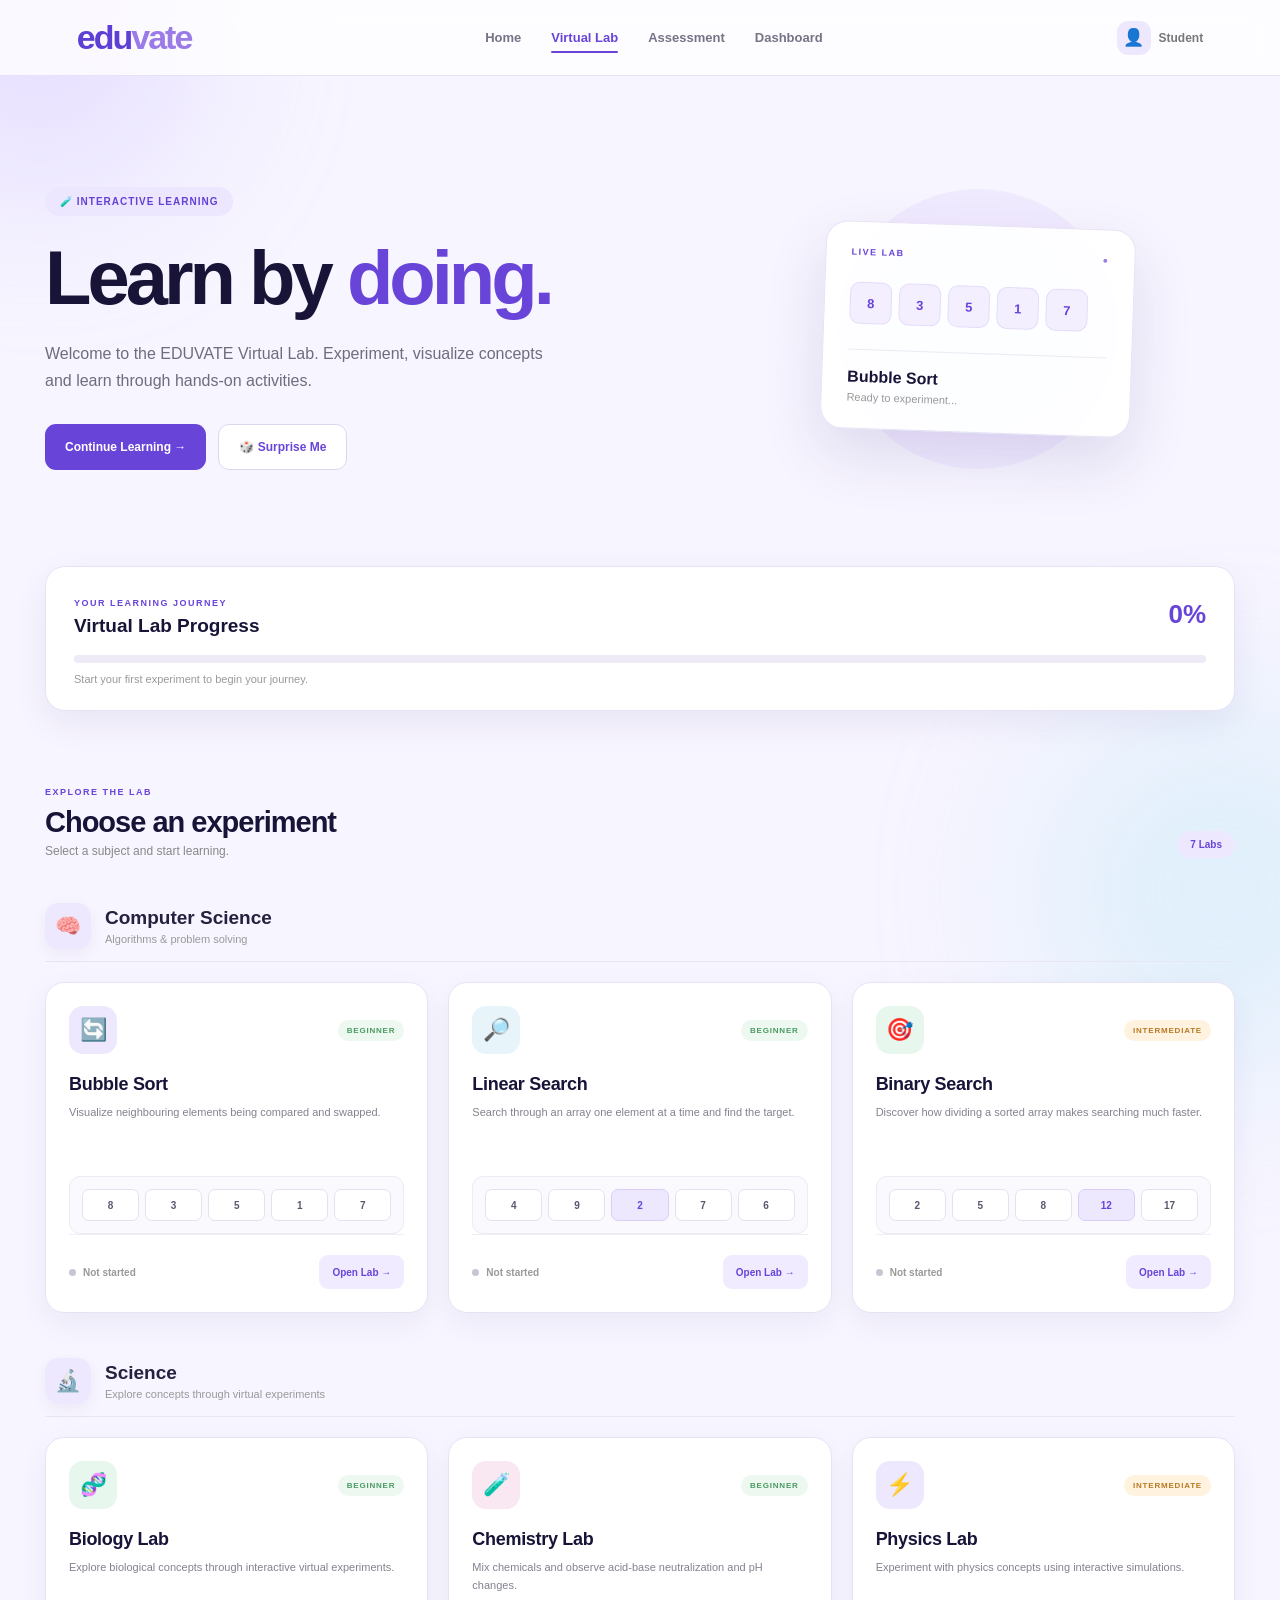
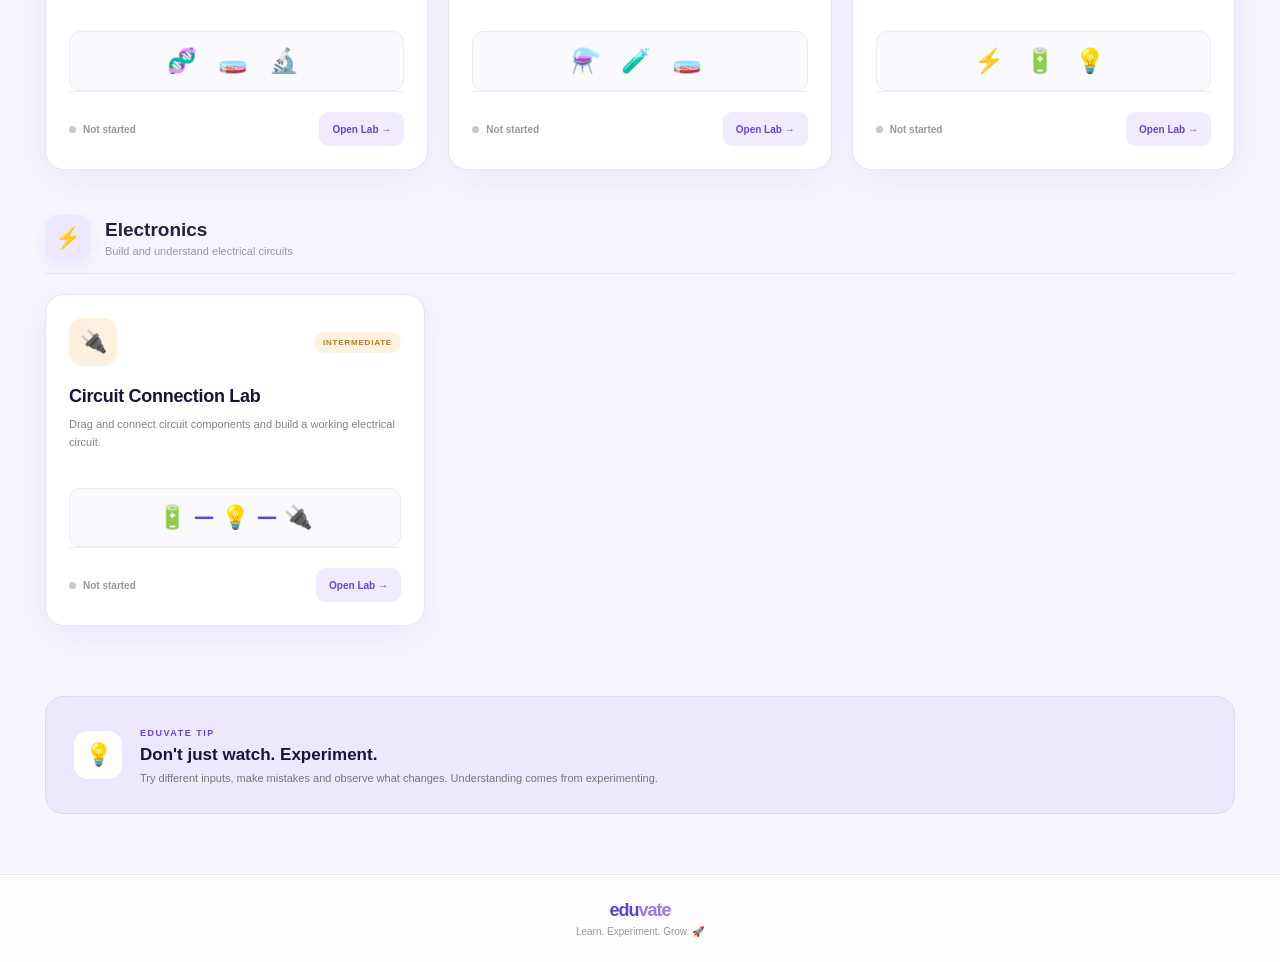
<file: index.html>
<!DOCTYPE html>
<html lang="en">

<head>
    <meta charset="UTF-8">
    <meta name="viewport" content="width=device-width, initial-scale=1.0">

    <title>EDUVATE | Virtual Lab</title>

    <link rel="stylesheet" href="style.css">
</head>

<body>

    <!-- Background -->
    <div class="blob blob-one"></div>
    <div class="blob blob-two"></div>


    <!-- ================= NAVBAR ================= -->

    <header class="navbar">

        <a href="../index.html" class="logo">
            edu<span>vate</span>
        </a>

        <nav class="nav-links">

            <a href="../index.html">
                Home
            </a>

            <a href="index.html" class="active">
                Virtual Lab
            </a>

            <a href="../assessment/index.html">
                Assessment
            </a>

            <a href="../dashboard/index.html">
                Dashboard
            </a>

        </nav>


        <div class="student-profile">

            <div class="student-avatar">
                👤
            </div>

            <span>
                Student
            </span>

        </div>

    </header>



    <!-- ================= MAIN ================= -->

    <main>


        <!-- ================= HERO ================= -->

        <section class="hero">

            <div class="hero-content">

                <span class="welcome-badge">
                    🧪 INTERACTIVE LEARNING
                </span>


                <h1>
                    Learn by
                    <span>doing.</span>
                </h1>


                <p>
                    Welcome to the EDUVATE Virtual Lab.
                    Experiment, visualize concepts and
                    learn through hands-on activities.
                </p>


                <div class="hero-buttons">

                    <button
                        id="continueButton"
                        class="primary-button"
                    >
                        Continue Learning →
                    </button>


                    <button
                        id="randomLabButton"
                        class="secondary-button"
                    >
                        🎲 Surprise Me
                    </button>

                </div>

            </div>


            <!-- Hero visual -->

            <div class="hero-visual">

                <div class="visual-circle circle-one"></div>

                <div class="visual-circle circle-two"></div>


                <div class="algorithm-card">

                    <div class="algorithm-top">

                        <span>
                            LIVE LAB
                        </span>

                        <span class="live-dot">
                            ●
                        </span>

                    </div>


                    <div class="mini-array">

                        <span>8</span>
                        <span>3</span>
                        <span>5</span>
                        <span>1</span>
                        <span>7</span>

                    </div>


                    <div class="visual-text">

                        <strong id="heroLabName">
                            Bubble Sort
                        </strong>

                        <small id="heroLabText">
                            Comparing elements...
                        </small>

                    </div>

                </div>

            </div>

        </section>



        <!-- ================= PROGRESS ================= -->

        <section class="progress-section">

            <div class="progress-card">

                <div class="progress-info">

                    <div>

                        <span class="small-label">
                            YOUR LEARNING JOURNEY
                        </span>

                        <h2>
                            Virtual Lab Progress
                        </h2>

                    </div>


                    <strong id="overallPercentage">
                        0%
                    </strong>

                </div>


                <div class="progress-track">

                    <div
                        id="overallProgress"
                        class="progress-fill"
                    ></div>

                </div>


                <p id="progressMessage">
                    Start your first experiment
                    to begin your journey.
                </p>

            </div>

        </section>



        <!-- ================= LABS ================= -->

        <section class="labs-section" id="labs">


            <div class="section-heading">

                <div>

                    <span class="small-label">
                        EXPLORE THE LAB
                    </span>

                    <h2>
                        Choose an experiment
                    </h2>

                    <p>
                        Select a subject and start learning.
                    </p>

                </div>


                <span class="lab-count">
                    7 Labs
                </span>

            </div>



            <!-- ================= COMPUTER SCIENCE ================= -->

            <div class="category-heading">

                <div class="category-icon">
                    🧠
                </div>

                <div>
                    <h3>
                        Computer Science
                    </h3>

                    <p>
                        Algorithms & problem solving
                    </p>
                </div>

            </div>


            <div class="lab-grid">


                <!-- BUBBLE SORT -->

                <article
                    class="lab-card"
                    data-lab="bubbleSort"
                    data-category="computer"
                >

                    <div class="card-top">

                        <div class="lab-icon purple">
                            🔄
                        </div>

                        <span class="difficulty beginner">
                            BEGINNER
                        </span>

                    </div>


                    <h3>
                        Bubble Sort
                    </h3>

                    <p>
                        Visualize neighbouring elements
                        being compared and swapped.
                    </p>


                    <div class="array-preview">

                        <span>8</span>
                        <span>3</span>
                        <span>5</span>
                        <span>1</span>
                        <span>7</span>

                    </div>


                    <div class="card-footer">

                        <div class="lab-status">

                            <span
                                id="bubbleStatus"
                                class="status-dot"
                            ></span>

                            <span id="bubbleStatusText">
                                Not started
                            </span>

                        </div>


                        <a
                            href="COMPUTER SCIENCE/bubble-sort/index.html"
                            class="lab-button"
                        >
                            Open Lab →
                        </a>

                    </div>

                </article>



                <!-- LINEAR SEARCH -->

                <article
                    class="lab-card"
                    data-lab="linearSearch"
                    data-category="computer"
                >

                    <div class="card-top">

                        <div class="lab-icon blue">
                            🔎
                        </div>

                        <span class="difficulty beginner">
                            BEGINNER
                        </span>

                    </div>


                    <h3>
                        Linear Search
                    </h3>

                    <p>
                        Search through an array one element
                        at a time and find the target.
                    </p>


                    <div class="array-preview">

                        <span>4</span>
                        <span>9</span>
                        <span class="target">2</span>
                        <span>7</span>
                        <span>6</span>

                    </div>


                    <div class="card-footer">

                        <div class="lab-status">

                            <span
                                id="linearStatus"
                                class="status-dot"
                            ></span>

                            <span id="linearStatusText">
                                Not started
                            </span>

                        </div>


                        <a
                            href="COMPUTER SCIENCE/linear-search/index.html"
                            class="lab-button"
                        >
                            Open Lab →
                        </a>

                    </div>

                </article>



                <!-- BINARY SEARCH -->

                <article
                    class="lab-card"
                    data-lab="binarySearch"
                    data-category="computer"
                >

                    <div class="card-top">

                        <div class="lab-icon green">
                            🎯
                        </div>

                        <span class="difficulty intermediate">
                            INTERMEDIATE
                        </span>

                    </div>


                    <h3>
                        Binary Search
                    </h3>

                    <p>
                        Discover how dividing a sorted array
                        makes searching much faster.
                    </p>


                    <div class="array-preview">

                        <span>2</span>
                        <span>5</span>
                        <span>8</span>
                        <span class="target">12</span>
                        <span>17</span>

                    </div>


                    <div class="card-footer">

                        <div class="lab-status">

                            <span
                                id="binaryStatus"
                                class="status-dot"
                            ></span>

                            <span id="binaryStatusText">
                                Not started
                            </span>

                        </div>


                        <a
                            href="COMPUTER SCIENCE/binary-search/index.html"
                            class="lab-button"
                        >
                            Open Lab →
                        </a>

                    </div>

                </article>

            </div>



            <!-- ================= SCIENCE ================= -->

            <div class="category-heading">

                <div class="category-icon">
                    🔬
                </div>

                <div>
                    <h3>
                        Science
                    </h3>

                    <p>
                        Explore concepts through virtual experiments
                    </p>
                </div>

            </div>


            <div class="lab-grid">


                <!-- BIOLOGY -->

                <article
                    class="lab-card"
                    data-lab="biologyLab"
                    data-category="science"
                >

                    <div class="card-top">

                        <div class="lab-icon green">
                            🧬
                        </div>

                        <span class="difficulty beginner">
                            BEGINNER
                        </span>

                    </div>


                    <h3>
                        Biology Lab
                    </h3>


                    <p>
                        Explore biological concepts through
                        interactive virtual experiments.
                    </p>


                    <div class="science-preview">
                        🧬 🧫 🔬
                    </div>


                    <div class="card-footer">

                        <div class="lab-status">

                            <span
                                id="biologyStatus"
                                class="status-dot"
                            ></span>

                            <span id="biologyStatusText">
                                Not started
                            </span>

                        </div>


                        <a
                            href="SCIENCE/biology-lab/index.html"
                            class="lab-button"
                        >
                            Open Lab →
                        </a>

                    </div>

                </article>



                <!-- CHEMISTRY -->

                <article
                    class="lab-card"
                    data-lab="chemistryLab"
                    data-category="science"
                >

                    <div class="card-top">

                        <div class="lab-icon pink">
                            🧪
                        </div>

                        <span class="difficulty beginner">
                            BEGINNER
                        </span>

                    </div>


                    <h3>
                        Chemistry Lab
                    </h3>


                    <p>
                        Mix chemicals and observe acid-base
                        neutralization and pH changes.
                    </p>


                    <div class="science-preview">
                        ⚗️ 🧪 🧫
                    </div>


                    <div class="card-footer">

                        <div class="lab-status">

                            <span
                                id="chemistryStatus"
                                class="status-dot"
                            ></span>

                            <span id="chemistryStatusText">
                                Not started
                            </span>

                        </div>


                        <a
                            href="SCIENCE/chemistry-lab/index.html"
                            class="lab-button"
                        >
                            Open Lab →
                        </a>

                    </div>

                </article>



                <!-- PHYSICS -->

                <article
                    class="lab-card"
                    data-lab="physicsLab"
                    data-category="science"
                >

                    <div class="card-top">

                        <div class="lab-icon purple">
                            ⚡
                        </div>

                        <span class="difficulty intermediate">
                            INTERMEDIATE
                        </span>

                    </div>


                    <h3>
                        Physics Lab
                    </h3>


                    <p>
                        Experiment with physics concepts
                        using interactive simulations.
                    </p>


                    <div class="science-preview">
                        ⚡ 🔋 💡
                    </div>


                    <div class="card-footer">

                        <div class="lab-status">

                            <span
                                id="physicsStatus"
                                class="status-dot"
                            ></span>

                            <span id="physicsStatusText">
                                Not started
                            </span>

                        </div>


                        <a
                            href="SCIENCE/physics-lab/index.html"
                            class="lab-button"
                        >
                            Open Lab →
                        </a>

                    </div>

                </article>

            </div>



            <!-- ================= ELECTRONICS ================= -->

            <div class="category-heading">

                <div class="category-icon">
                    ⚡
                </div>

                <div>
                    <h3>
                        Electronics
                    </h3>

                    <p>
                        Build and understand electrical circuits
                    </p>
                </div>

            </div>


            <div class="lab-grid single-lab">


                <!-- CIRCUIT LAB -->

                <article
                    class="lab-card"
                    data-lab="circuitLab"
                    data-category="electronics"
                >

                    <div class="card-top">

                        <div class="lab-icon orange">
                            🔌
                        </div>

                        <span class="difficulty intermediate">
                            INTERMEDIATE
                        </span>

                    </div>


                    <h3>
                        Circuit Connection Lab
                    </h3>


                    <p>
                        Drag and connect circuit components
                        and build a working electrical circuit.
                    </p>


                    <div class="circuit-preview">

                        🔋
                        <span>━━</span>
                        💡
                        <span>━━</span>
                        🔌

                    </div>


                    <div class="card-footer">

                        <div class="lab-status">

                            <span
                                id="circuitStatus"
                                class="status-dot"
                            ></span>

                            <span id="circuitStatusText">
                                Not started
                            </span>

                        </div>


                        <a
                            href="ELECTRONICS/circuit-lab/index.html"
                            class="lab-button"
                        >
                            Open Lab →
                        </a>

                    </div>

                </article>


            </div>

        </section>



        <!-- ================= TIP ================= -->

        <section class="learning-tip">

            <div class="tip-icon">
                💡
            </div>


            <div>

                <span class="small-label">
                    EDUVATE TIP
                </span>

                <h3>
                    Don't just watch. Experiment.
                </h3>

                <p>
                    Try different inputs, make mistakes and
                    observe what changes. Understanding comes
                    from experimenting.
                </p>

            </div>

        </section>



        <!-- ================= FOOTER ================= -->

        <footer>

            <div class="footer-logo">
                edu<span>vate</span>
            </div>

            <p>
                Learn. Experiment. Grow. 🚀
            </p>

        </footer>

    </main>


    <script src="progress.js"></script>
    <script src="script.js"></script>

</body>

</html>
</file>
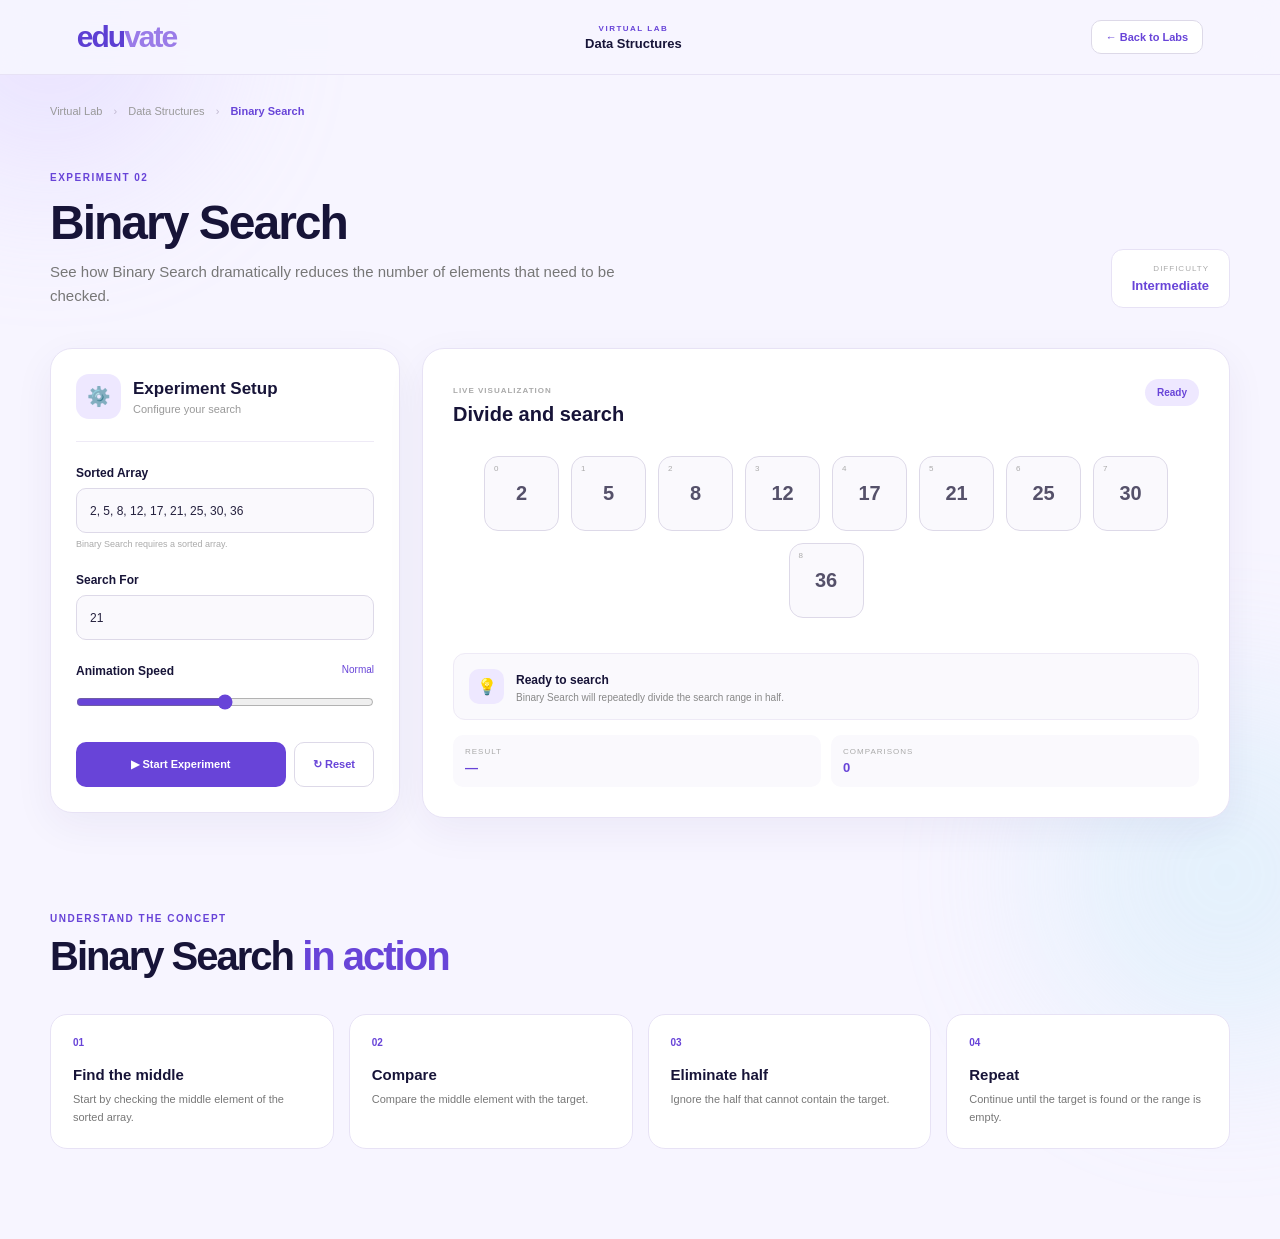
<file: COMPUTER SCIENCE/binary-search/index.html>
<!DOCTYPE html>
<html lang="en">

<head>

    <meta charset="UTF-8">

    <meta
        name="viewport"
        content="width=device-width, initial-scale=1.0"
    >

    <title>EDUVATE | Binary Search Lab</title>

    <link rel="stylesheet" href="style.css">

</head>

<body>

    <div class="blob blob-one"></div>
    <div class="blob blob-two"></div>


    <!-- NAVBAR -->

    <header class="navbar">

        <a href="../index.html" class="logo">
            edu<span>vate</span>
        </a>

        <div class="lab-title">

            <span>VIRTUAL LAB</span>

            <strong>Data Structures</strong>

        </div>

        <a
            href="../index.html"
            class="back-button"
        >
            ← Back to Labs
        </a>

    </header>



    <main>

        <!-- BREADCRUMB -->

        <div class="breadcrumb">

            Virtual Lab
            <span>›</span>
            Data Structures
            <span>›</span>

            <strong>
                Binary Search
            </strong>

        </div>



        <!-- HEADING -->

        <section class="experiment-heading">

            <div>

                <span class="section-label">
                    EXPERIMENT 02
                </span>

                <h1>
                    Binary Search
                </h1>

                <p>
                    See how Binary Search dramatically
                    reduces the number of elements that
                    need to be checked.
                </p>

            </div>


            <div class="difficulty">

                <span>DIFFICULTY</span>

                <strong>Intermediate</strong>

            </div>

        </section>



        <!-- LAB -->

        <section class="lab-layout">


            <!-- CONTROLS -->

            <div class="control-card">

                <div class="card-heading">

                    <div class="heading-icon">
                        ⚙️
                    </div>

                    <div>

                        <h2>
                            Experiment Setup
                        </h2>

                        <p>
                            Configure your search
                        </p>

                    </div>

                </div>


                <div class="input-group">

                    <label>
                        Sorted Array
                    </label>

                    <input
                        type="text"
                        id="arrayInput"
                        value="2, 5, 8, 12, 17, 21, 25, 30, 36"
                    >

                    <small>
                        Binary Search requires a sorted array.
                    </small>

                </div>


                <div class="input-group">

                    <label>
                        Search For
                    </label>

                    <input
                        type="number"
                        id="targetInput"
                        value="21"
                    >

                </div>


                <div class="input-group">

                    <div class="label-row">

                        <label>
                            Animation Speed
                        </label>

                        <span id="speedValue">
                            Normal
                        </span>

                    </div>

                    <input
                        type="range"
                        id="speedSlider"
                        min="1"
                        max="3"
                        value="2"
                    >

                </div>


                <div class="control-buttons">

                    <button
                        id="startButton"
                        class="primary-button"
                    >
                        ▶ Start Experiment
                    </button>

                    <button
                        id="resetButton"
                        class="secondary-button"
                    >
                        ↻ Reset
                    </button>

                </div>

            </div>



            <!-- VISUALIZATION -->

            <div class="visual-card">

                <div class="visual-header">

                    <div>

                        <span>
                            LIVE VISUALIZATION
                        </span>

                        <h2>
                            Divide and search
                        </h2>

                    </div>

                    <div
                        class="step-counter"
                        id="stepCounter"
                    >
                        Ready
                    </div>

                </div>



                <div
                    class="visual-array"
                    id="visualArray"
                ></div>


                <div
                    class="pointer-area"
                    id="pointerArea"
                ></div>


                <div
                    class="explanation"
                    id="explanation"
                >

                    <div class="explanation-icon">
                        💡
                    </div>

                    <div>

                        <strong>
                            Ready to search
                        </strong>

                        <p>
                            Binary Search will repeatedly
                            divide the search range in half.
                        </p>

                    </div>

                </div>


                <div class="result-box">

                    <div>

                        <span>
                            RESULT
                        </span>

                        <strong id="resultText">
                            —
                        </strong>

                    </div>


                    <div>

                        <span>
                            COMPARISONS
                        </span>

                        <strong id="comparisonText">
                            0
                        </strong>

                    </div>

                </div>

            </div>

        </section>



        <!-- CONCEPT -->

        <section class="concept-section">

            <div class="concept-heading">

                <span class="section-label">
                    UNDERSTAND THE CONCEPT
                </span>

                <h2>
                    Binary Search
                    <span>in action</span>
                </h2>

            </div>


            <div class="concept-grid">

                <div class="concept-card">

                    <div class="concept-number">
                        01
                    </div>

                    <h3>
                        Find the middle
                    </h3>

                    <p>
                        Start by checking the middle
                        element of the sorted array.
                    </p>

                </div>


                <div class="concept-card">

                    <div class="concept-number">
                        02
                    </div>

                    <h3>
                        Compare
                    </h3>

                    <p>
                        Compare the middle element
                        with the target.
                    </p>

                </div>


                <div class="concept-card">

                    <div class="concept-number">
                        03
                    </div>

                    <h3>
                        Eliminate half
                    </h3>

                    <p>
                        Ignore the half that cannot
                        contain the target.
                    </p>

                </div>


                <div class="concept-card">

                    <div class="concept-number">
                        04
                    </div>

                    <h3>
                        Repeat
                    </h3>

                    <p>
                        Continue until the target
                        is found or the range is empty.
                    </p>

                </div>

            </div>

        </section>


    </main>


    <script src="script.js"></script>

</body>

</html>
</file>
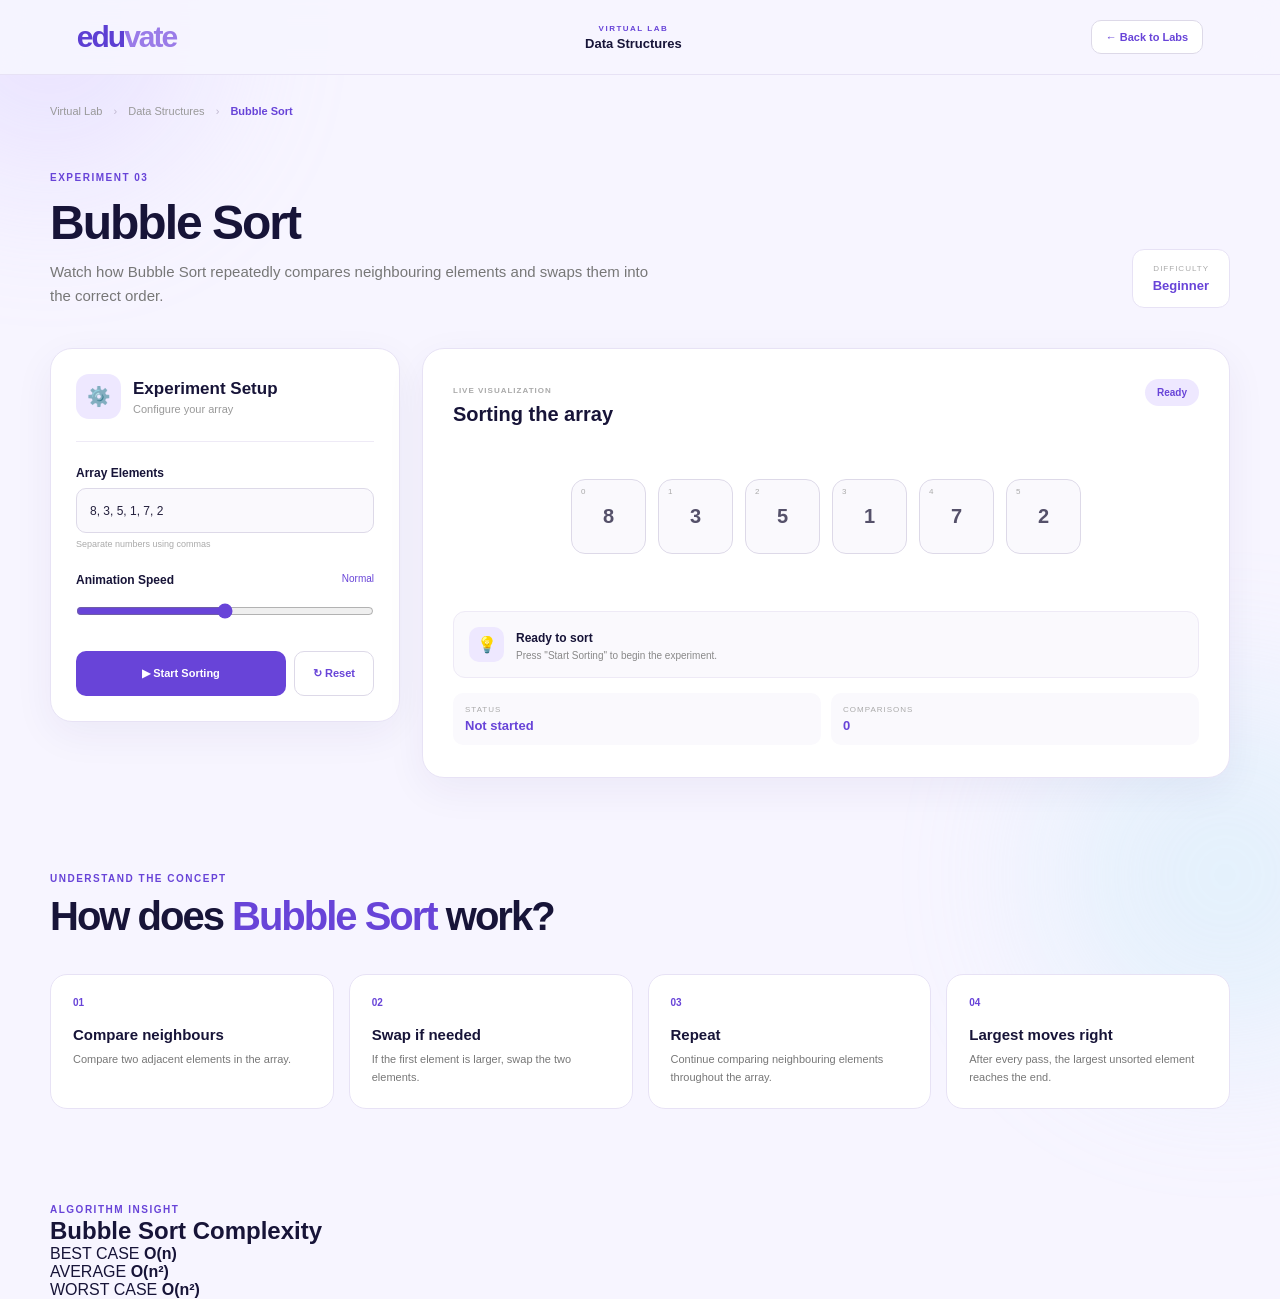
<file: COMPUTER SCIENCE/bubble-sort/index.html>
<!DOCTYPE html>
<html lang="en">

<head>

    <meta charset="UTF-8">

    <meta
        name="viewport"
        content="width=device-width, initial-scale=1.0"
    >

    <title>EDUVATE | Bubble Sort Lab</title>

    <link rel="stylesheet" href="style.css">

</head>

<body>

    <div class="blob blob-one"></div>
    <div class="blob blob-two"></div>


    <!-- NAVBAR -->

    <header class="navbar">

        <a href="../index.html" class="logo">
            edu<span>vate</span>
        </a>

        <div class="lab-title">

            <span>VIRTUAL LAB</span>

            <strong>Data Structures</strong>

        </div>

        <a
            href="../index.html"
            class="back-button"
        >
            ← Back to Labs
        </a>

    </header>



    <main>

        <!-- BREADCRUMB -->

        <div class="breadcrumb">

            Virtual Lab
            <span>›</span>
            Data Structures
            <span>›</span>

            <strong>
                Bubble Sort
            </strong>

        </div>



        <!-- HEADING -->

        <section class="experiment-heading">

            <div>

                <span class="section-label">
                    EXPERIMENT 03
                </span>

                <h1>
                    Bubble Sort
                </h1>

                <p>
                    Watch how Bubble Sort repeatedly
                    compares neighbouring elements
                    and swaps them into the correct order.
                </p>

            </div>


            <div class="difficulty">

                <span>
                    DIFFICULTY
                </span>

                <strong>
                    Beginner
                </strong>

            </div>

        </section>



        <!-- LAB -->

        <section class="lab-layout">


            <!-- CONTROLS -->

            <div class="control-card">

                <div class="card-heading">

                    <div class="heading-icon">
                        ⚙️
                    </div>

                    <div>

                        <h2>
                            Experiment Setup
                        </h2>

                        <p>
                            Configure your array
                        </p>

                    </div>

                </div>



                <!-- ARRAY -->

                <div class="input-group">

                    <label for="arrayInput">
                        Array Elements
                    </label>

                    <input
                        type="text"
                        id="arrayInput"
                        value="8, 3, 5, 1, 7, 2"
                        placeholder="8, 3, 5, 1, 7"
                    >

                    <small>
                        Separate numbers using commas
                    </small>

                </div>



                <!-- SPEED -->

                <div class="input-group">

                    <div class="label-row">

                        <label>
                            Animation Speed
                        </label>

                        <span id="speedValue">
                            Normal
                        </span>

                    </div>

                    <input
                        type="range"
                        id="speedSlider"
                        min="1"
                        max="3"
                        value="2"
                    >

                </div>



                <!-- BUTTONS -->

                <div class="control-buttons">

                    <button
                        id="startButton"
                        class="primary-button"
                    >
                        ▶ Start Sorting
                    </button>

                    <button
                        id="resetButton"
                        class="secondary-button"
                    >
                        ↻ Reset
                    </button>

                </div>

            </div>



            <!-- VISUALIZATION -->

            <div class="visual-card">

                <div class="visual-header">

                    <div>

                        <span>
                            LIVE VISUALIZATION
                        </span>

                        <h2>
                            Sorting the array
                        </h2>

                    </div>

                    <div
                        class="step-counter"
                        id="stepCounter"
                    >
                        Ready
                    </div>

                </div>



                <!-- ARRAY -->

                <div
                    class="visual-array"
                    id="visualArray"
                >
                </div>



                <!-- POINTER -->

                <div
                    class="pointer-area"
                    id="pointerArea"
                >
                </div>



                <!-- EXPLANATION -->

                <div
                    class="explanation"
                    id="explanation"
                >

                    <div class="explanation-icon">
                        💡
                    </div>

                    <div>

                        <strong>
                            Ready to sort
                        </strong>

                        <p>
                            Press "Start Sorting" to
                            begin the experiment.
                        </p>

                    </div>

                </div>



                <!-- RESULT -->

                <div class="result-box">

                    <div>

                        <span>
                            STATUS
                        </span>

                        <strong id="resultText">
                            Not started
                        </strong>

                    </div>


                    <div>

                        <span>
                            COMPARISONS
                        </span>

                        <strong id="comparisonText">
                            0
                        </strong>

                    </div>

                </div>

            </div>

        </section>



        <!-- CONCEPT -->

        <section class="concept-section">

            <div class="concept-heading">

                <span class="section-label">
                    UNDERSTAND THE CONCEPT
                </span>

                <h2>
                    How does
                    <span>Bubble Sort</span>
                    work?
                </h2>

            </div>



            <div class="concept-grid">

                <div class="concept-card">

                    <div class="concept-number">
                        01
                    </div>

                    <h3>
                        Compare neighbours
                    </h3>

                    <p>
                        Compare two adjacent elements
                        in the array.
                    </p>

                </div>


                <div class="concept-card">

                    <div class="concept-number">
                        02
                    </div>

                    <h3>
                        Swap if needed
                    </h3>

                    <p>
                        If the first element is larger,
                        swap the two elements.
                    </p>

                </div>


                <div class="concept-card">

                    <div class="concept-number">
                        03
                    </div>

                    <h3>
                        Repeat
                    </h3>

                    <p>
                        Continue comparing neighbouring
                        elements throughout the array.
                    </p>

                </div>


                <div class="concept-card">

                    <div class="concept-number">
                        04
                    </div>

                    <h3>
                        Largest moves right
                    </h3>

                    <p>
                        After every pass, the largest
                        unsorted element reaches the end.
                    </p>

                </div>

            </div>

        </section>



        <!-- COMPLEXITY -->

        <section class="complexity-section">

            <div class="complexity-card">

                <span class="section-label">
                    ALGORITHM INSIGHT
                </span>

                <h2>
                    Bubble Sort Complexity
                </h2>

                <div class="complexity-grid">

                    <div>

                        <span>
                            BEST CASE
                        </span>

                        <strong>
                            O(n)
                        </strong>

                    </div>

                    <div>

                        <span>
                            AVERAGE
                        </span>

                        <strong>
                            O(n²)
                        </strong>

                    </div>

                    <div>

                        <span>
                            WORST CASE
                        </span>

                        <strong>
                            O(n²)
                        </strong>

                    </div>

                </div>

            </div>

        </section>

    </main>


    <script src="script.js"></script>

</body>

</html>
</file>
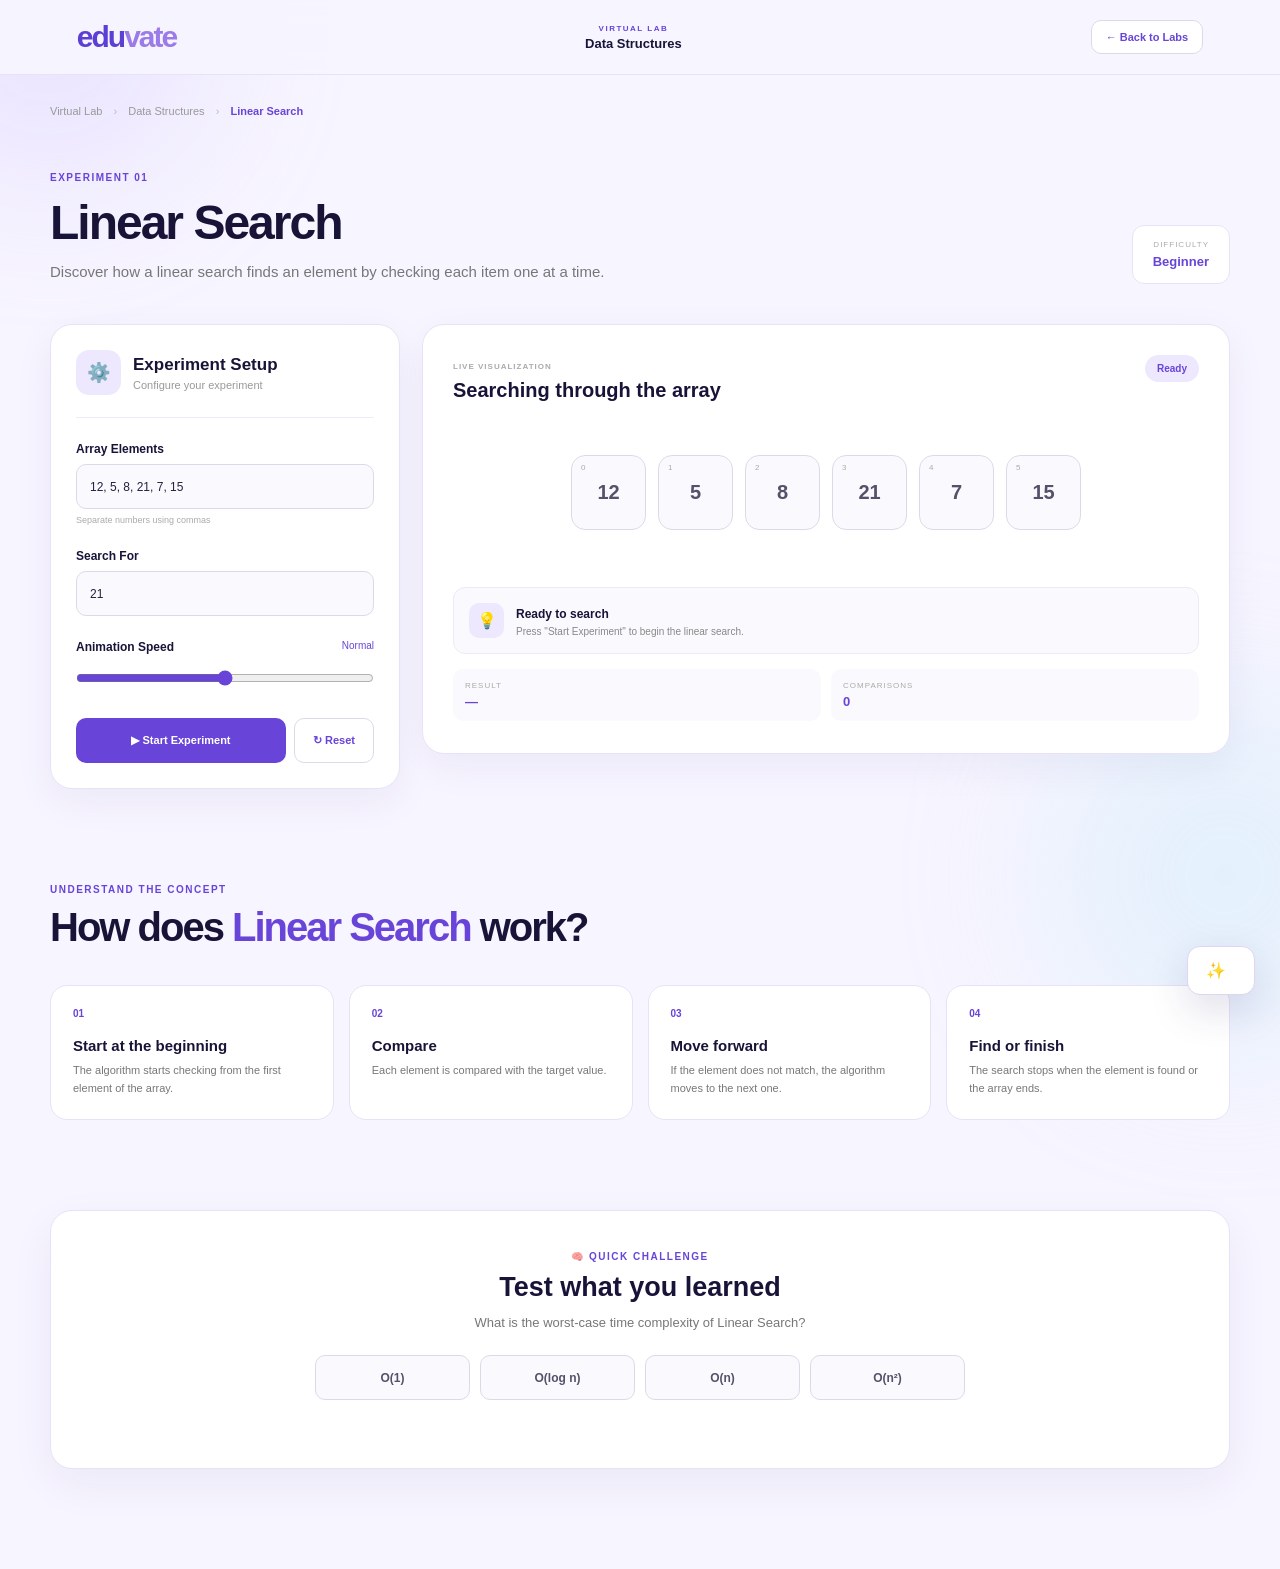
<file: COMPUTER SCIENCE/linear-search/index.html>
<!DOCTYPE html>
<html lang="en">

<head>

    <meta charset="UTF-8">

    <meta
        name="viewport"
        content="width=device-width, initial-scale=1.0"
    >

    <title>EDUVATE | Linear Search Lab</title>

    <link rel="stylesheet" href="style.css">

</head>


<body>

    <!-- Background -->

    <div class="blob blob-one"></div>
    <div class="blob blob-two"></div>


    <!-- ================= NAVBAR ================= -->

    <header class="navbar">

        <a href="../index.html" class="logo">
            edu<span>vate</span>
        </a>


        <div class="lab-title">

            <span>
                VIRTUAL LAB
            </span>

            <strong>
                Data Structures
            </strong>

        </div>


        <a
            href="../index.html"
            class="back-button"
        >
            ← Back to Labs
        </a>

    </header>



    <!-- ================= MAIN ================= -->

    <main>


        <!-- Breadcrumb -->

        <div class="breadcrumb">

            Virtual Lab

            <span>›</span>

            Data Structures

            <span>›</span>

            <strong>
                Linear Search
            </strong>

        </div>



        <!-- ================= HERO ================= -->

        <section class="experiment-heading">

            <div>

                <span class="section-label">
                    EXPERIMENT 01
                </span>


                <h1>
                    Linear Search
                </h1>


                <p>

                    Discover how a linear search finds
                    an element by checking each item
                    one at a time.

                </p>

            </div>


            <div class="difficulty">

                <span>
                    DIFFICULTY
                </span>

                <strong>
                    Beginner
                </strong>

            </div>

        </section>



        <!-- ================= LAB AREA ================= -->

        <section class="lab-layout">


            <!-- LEFT: CONTROLS -->

            <div class="control-card">


                <div class="card-heading">

                    <div class="heading-icon">
                        ⚙️
                    </div>

                    <div>

                        <h2>
                            Experiment Setup
                        </h2>

                        <p>
                            Configure your experiment
                        </p>

                    </div>

                </div>



                <!-- Array -->

                <div class="input-group">

                    <label for="arrayInput">
                        Array Elements
                    </label>

                    <input
                        type="text"
                        id="arrayInput"
                        value="12, 5, 8, 21, 7, 15"
                        placeholder="Example: 4, 8, 2, 9"
                    >

                    <small>
                        Separate numbers using commas
                    </small>

                </div>



                <!-- Target -->

                <div class="input-group">

                    <label for="targetInput">
                        Search For
                    </label>

                    <input
                        type="number"
                        id="targetInput"
                        value="21"
                        placeholder="Enter target value"
                    >

                </div>



                <!-- Speed -->

                <div class="input-group">

                    <div class="label-row">

                        <label>
                            Animation Speed
                        </label>

                        <span id="speedValue">
                            Normal
                        </span>

                    </div>


                    <input
                        type="range"
                        id="speedSlider"
                        min="1"
                        max="3"
                        value="2"
                    >

                </div>



                <!-- Buttons -->

                <div class="control-buttons">

                    <button
                        id="startButton"
                        class="primary-button"
                    >
                        ▶ Start Experiment
                    </button>


                    <button
                        id="resetButton"
                        class="secondary-button"
                    >
                        ↻ Reset
                    </button>

                </div>


            </div>



            <!-- RIGHT: VISUALIZATION -->

            <div class="visual-card">


                <div class="visual-header">

                    <div>

                        <span>
                            LIVE VISUALIZATION
                        </span>

                        <h2>
                            Searching through the array
                        </h2>

                    </div>


                    <div
                        class="step-counter"
                        id="stepCounter"
                    >
                        Ready
                    </div>

                </div>



                <!-- Array -->

                <div
                    class="visual-array"
                    id="visualArray"
                >

                    <!-- Generated by JavaScript -->

                </div>



                <!-- Pointer -->

                <div
                    class="pointer-area"
                    id="pointerArea"
                >

                </div>



                <!-- Explanation -->

                <div
                    class="explanation"
                    id="explanation"
                >

                    <div class="explanation-icon">
                        💡
                    </div>

                    <div>

                        <strong>
                            Ready to search
                        </strong>

                        <p>
                            Press "Start Experiment" to
                            begin the linear search.
                        </p>

                    </div>

                </div>



                <!-- Result -->

                <div
                    class="result-box"
                    id="resultBox"
                >

                    <div>
                        <span>
                            RESULT
                        </span>

                        <strong id="resultText">
                            —
                        </strong>
                    </div>


                    <div>
                        <span>
                            COMPARISONS
                        </span>

                        <strong id="comparisonText">
                            0
                        </strong>
                    </div>

                </div>


            </div>


        </section>



        <!-- ================= CONCEPT ================= -->

        <section class="concept-section">


            <div class="concept-heading">

                <span class="section-label">
                    UNDERSTAND THE CONCEPT
                </span>

                <h2>
                    How does
                    <span>Linear Search</span>
                    work?
                </h2>

            </div>



            <div class="concept-grid">


                <div class="concept-card">

                    <div class="concept-number">
                        01
                    </div>

                    <h3>
                        Start at the beginning
                    </h3>

                    <p>

                        The algorithm starts checking
                        from the first element of the array.

                    </p>

                </div>



                <div class="concept-card">

                    <div class="concept-number">
                        02
                    </div>

                    <h3>
                        Compare
                    </h3>

                    <p>

                        Each element is compared with
                        the target value.

                    </p>

                </div>



                <div class="concept-card">

                    <div class="concept-number">
                        03
                    </div>

                    <h3>
                        Move forward
                    </h3>

                    <p>

                        If the element does not match,
                        the algorithm moves to the next one.

                    </p>

                </div>



                <div class="concept-card">

                    <div class="concept-number">
                        04
                    </div>

                    <h3>
                        Find or finish
                    </h3>

                    <p>

                        The search stops when the element
                        is found or the array ends.

                    </p>

                </div>


            </div>


        </section>



        <!-- ================= CHALLENGE ================= -->

        <section class="challenge-section">


            <div class="challenge-card">


                <span class="section-label">
                    🧠 QUICK CHALLENGE
                </span>


                <h2>
                    Test what you learned
                </h2>


                <p id="question">
                    What is the worst-case time
                    complexity of Linear Search?
                </p>


                <div class="answers">


                    <button
                        onclick="checkAnswer(this, 'O(1)')"
                    >
                        O(1)
                    </button>


                    <button
                        onclick="checkAnswer(this, 'O(log n)')"
                    >
                        O(log n)
                    </button>


                    <button
                        onclick="checkAnswer(this, 'O(n)')"
                    >
                        O(n)
                    </button>


                    <button
                        onclick="checkAnswer(this, 'O(n²)')"
                    >
                        O(n²)
                    </button>


                </div>


                <p
                    class="quiz-result"
                    id="quizResult"
                ></p>


            </div>


        </section>


    </main>



    <!-- Toast -->

    <div
        class="toast"
        id="toast"
    >
        <span>✨</span>

        <p></p>

    </div>


    <script src="script.js"></script>

</body>

</html>
</file>
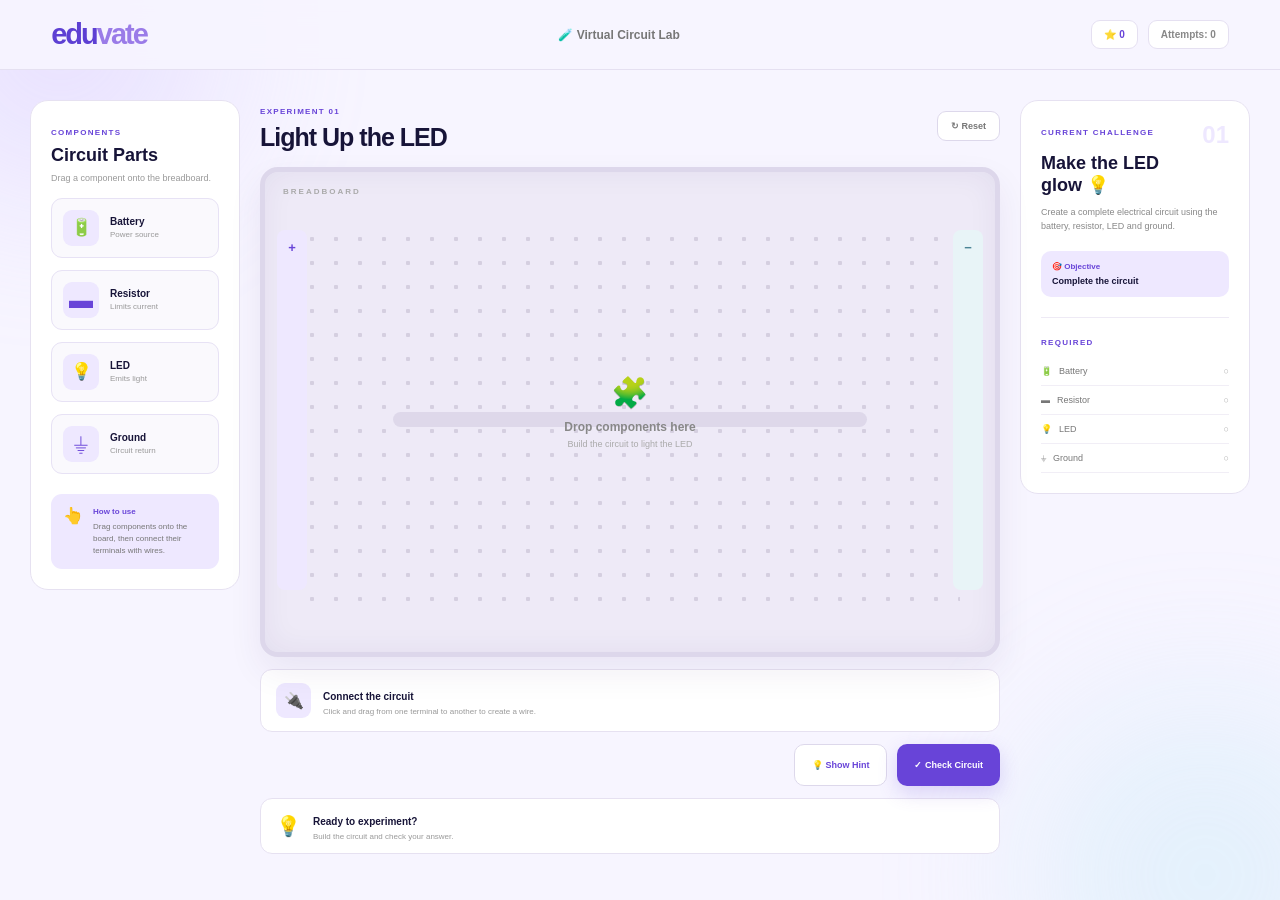
<file: ELECTRONICS/circuit-lab/index.html>
<!DOCTYPE html>
<html lang="en">

<head>

    <meta charset="UTF-8">

    <meta
        name="viewport"
        content="width=device-width, initial-scale=1.0"
    >

    <title>EDUVATE | Circuit Lab</title>

    <link
        rel="stylesheet"
        href="style.css"
    >

</head>


<body>

    <!-- ================= BACKGROUND ================= -->

    <div class="blob blob-one"></div>
    <div class="blob blob-two"></div>


    <!-- ================= NAVBAR ================= -->

    <header class="navbar">

        <a href="../index.html" class="logo">
            edu<span>vate</span>
        </a>

        <div class="lab-title">
            🧪 Virtual Circuit Lab
        </div>

        <div class="nav-right">

            <div class="score-box">
                ⭐ <span id="score">0</span>
            </div>

            <div class="attempt-box">
                Attempts:
                <span id="attempts">0</span>
            </div>

        </div>

    </header>


    <!-- ================= MAIN ================= -->

    <main class="lab-container">


        <!-- ================= LEFT PANEL ================= -->

        <aside class="components-panel">

            <div class="panel-heading">

                <span class="small-label">
                    COMPONENTS
                </span>

                <h2>
                    Circuit Parts
                </h2>

                <p>
                    Drag a component onto the
                    breadboard.
                </p>

            </div>


            <!-- BATTERY -->

            <div
                class="component"
                draggable="true"
                data-component="battery"
            >

                <div class="component-icon battery-icon">
                    🔋
                </div>

                <div>

                    <strong>
                        Battery
                    </strong>

                    <small>
                        Power source
                    </small>

                </div>

            </div>


            <!-- RESISTOR -->

            <div
                class="component"
                draggable="true"
                data-component="resistor"
            >

                <div class="component-icon resistor-icon">
                    ▬
                </div>

                <div>

                    <strong>
                        Resistor
                    </strong>

                    <small>
                        Limits current
                    </small>

                </div>

            </div>


            <!-- LED -->

            <div
                class="component"
                draggable="true"
                data-component="led"
            >

                <div class="component-icon led-icon">
                    💡
                </div>

                <div>

                    <strong>
                        LED
                    </strong>

                    <small>
                        Emits light
                    </small>

                </div>

            </div>


            <!-- GROUND -->

            <div
                class="component"
                draggable="true"
                data-component="ground"
            >

                <div class="component-icon ground-icon">
                    ⏚
                </div>

                <div>

                    <strong>
                        Ground
                    </strong>

                    <small>
                        Circuit return
                    </small>

                </div>

            </div>


            <!-- INSTRUCTIONS -->

            <div class="drag-info">

                <div class="info-icon">
                    👆
                </div>

                <p>
                    <strong>
                        How to use
                    </strong>

                    Drag components onto the
                    board, then connect their
                    terminals with wires.
                </p>

            </div>

        </aside>



        <!-- ================= WORKSPACE ================= -->

        <section class="workspace">


            <div class="workspace-header">

                <div>

                    <span class="small-label">
                        EXPERIMENT 01
                    </span>

                    <h1>
                        Light Up the LED
                    </h1>

                </div>


                <button
                    id="resetButton"
                    class="reset-button"
                >
                    ↻ Reset
                </button>

            </div>


            <!-- BREADBOARD -->

            <div
                id="breadboard"
                class="breadboard"
            >

                <div class="board-label">
                    BREADBOARD
                </div>


                <!-- BOARD RAILS -->

                <div class="power-rail positive">
                    +
                </div>

                <div class="power-rail negative">
                    −
                </div>


                <!-- DROP MESSAGE -->

                <div
                    id="dropMessage"
                    class="drop-message"
                >

                    <div>
                        🧩
                    </div>

                    <strong>
                        Drop components here
                    </strong>

                    <span>
                        Build the circuit to
                        light the LED
                    </span>

                </div>


                <!-- CONNECTION SVG -->

                <svg
                    id="wireLayer"
                    class="wire-layer"
                >
                </svg>

            </div>


            <!-- CONNECTION AREA -->

            <div class="connection-help">

                <div class="connection-icon">
                    🔌
                </div>

                <div>

                    <strong>
                        Connect the circuit
                    </strong>

                    <p>
                        Click and drag from one
                        terminal to another to
                        create a wire.
                    </p>

                </div>

            </div>


            <!-- ACTIONS -->

            <div class="workspace-actions">

                <button
                    id="hintButton"
                    class="hint-button"
                >
                    💡 Show Hint
                </button>


                <button
                    id="checkButton"
                    class="check-button"
                >
                    ✓ Check Circuit
                </button>

            </div>


            <!-- FEEDBACK -->

            <div
                id="feedback"
                class="feedback"
            >

                <span id="feedbackIcon">
                    💡
                </span>

                <div>

                    <strong id="feedbackTitle">
                        Ready to experiment?
                    </strong>

                    <p id="feedbackText">
                        Build the circuit and
                        check your answer.
                    </p>

                </div>

            </div>

        </section>



        <!-- ================= CHALLENGE PANEL ================= -->

        <aside class="challenge-panel">


            <div class="challenge-card">

                <span class="small-label">
                    CURRENT CHALLENGE
                </span>

                <div class="challenge-number">
                    01
                </div>


                <h2>
                    Make the LED glow 💡
                </h2>


                <p>
                    Create a complete electrical
                    circuit using the battery,
                    resistor, LED and ground.
                </p>


                <div class="objective">

                    <span>
                        🎯 Objective
                    </span>

                    <strong>
                        Complete the circuit
                    </strong>

                </div>

            </div>


            <!-- HINT -->

            <div
                id="hintBox"
                class="hint-box"
            >

                <div class="hint-header">

                    <span>
                        💡 HINT
                    </span>

                    <button
                        id="closeHint"
                    >
                        ×
                    </button>

                </div>

                <p>
                    The resistor should be placed
                    between the battery and LED.
                    The LED must eventually connect
                    back to ground.
                </p>

            </div>


            <!-- REQUIRED -->

            <div class="required-card">

                <span class="small-label">
                    REQUIRED
                </span>

                <div class="required-item">
                    <span>🔋</span>
                    Battery
                    <span class="required-check">○</span>
                </div>

                <div class="required-item">
                    <span>▬</span>
                    Resistor
                    <span class="required-check">○</span>
                </div>

                <div class="required-item">
                    <span>💡</span>
                    LED
                    <span class="required-check">○</span>
                </div>

                <div class="required-item">
                    <span>⏚</span>
                    Ground
                    <span class="required-check">○</span>
                </div>

            </div>

        </aside>

    </main>



    <!-- ================= SUCCESS POPUP ================= -->

    <div
        id="successOverlay"
        class="success-overlay"
    >

        <div class="success-box">

            <div class="success-icon">
                🎉
            </div>

            <span class="small-label">
                EXPERIMENT COMPLETE
            </span>

            <h2>
                Circuit Complete!
            </h2>

            <p>
                Excellent work! You correctly
                connected the components and
                created a working LED circuit.
            </p>


            <div class="success-stats">

                <div>
                    <strong id="finalScore">
                        0
                    </strong>

                    <small>
                        Score
                    </small>
                </div>

                <div>
                    <strong id="finalAttempts">
                        0
                    </strong>

                    <small>
                        Attempts
                    </small>
                </div>

            </div>


            <button
                id="continueButton"
                class="continue-button"
            >
                Continue Learning →
            </button>

        </div>

    </div>


    <script src="script.js"></script>

</body>

</html>
</file>
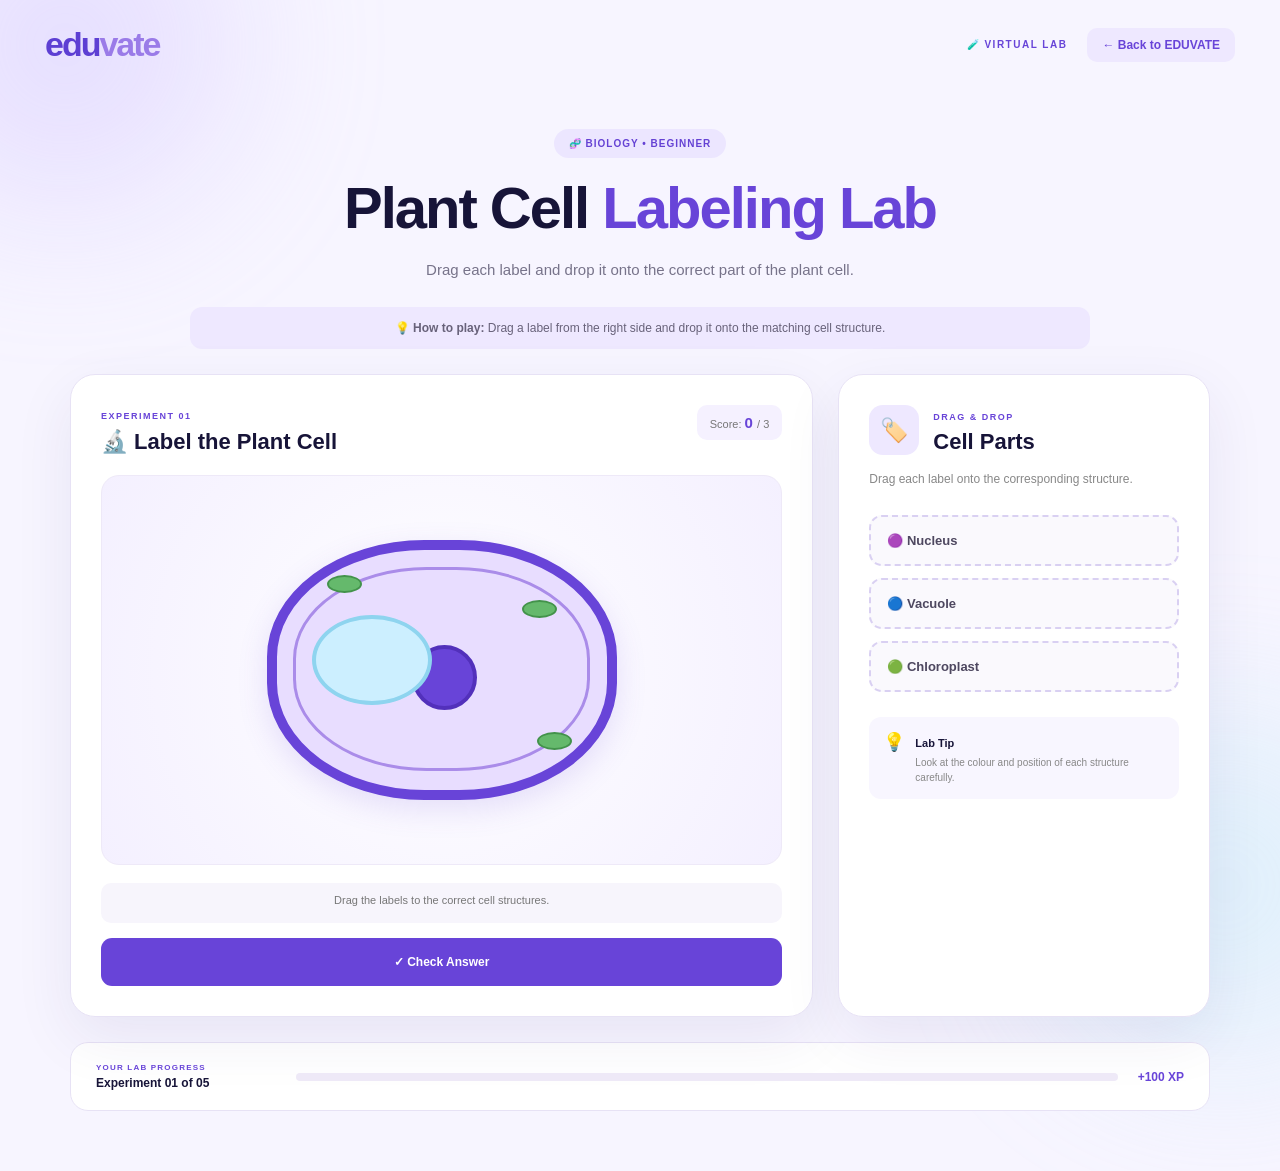
<file: SCIENCE/biology-lab/index.html>
<!DOCTYPE html>
<html lang="en">

<head>
    <meta charset="UTF-8">
    <meta name="viewport" content="width=device-width, initial-scale=1.0">

    <title>EDUVATE | Virtual Biology Lab</title>

    <link rel="stylesheet" href="style.css">
</head>

<body>

    <div class="blob blob-one"></div>
    <div class="blob blob-two"></div>


    <!-- NAVBAR -->

    <header class="lab-navbar">

        <div class="logo">
            edu<span>vate</span>
        </div>

        <div class="nav-right">

            <span class="lab-label">
                🧪 VIRTUAL LAB
            </span>

            <a href="../../index.html" class="back-button">
                ← Back to EDUVATE
            </a>

        </div>

    </header>


    <main class="lab-page">


        <!-- HEADER -->

        <section class="lab-header">

            <span class="lab-badge">
                🧬 BIOLOGY • BEGINNER
            </span>

            <h1>
                Plant Cell
                <span>Labeling Lab</span>
            </h1>

            <p>
                Drag each label and drop it onto the
                correct part of the plant cell.
            </p>

        </section>


        <!-- INSTRUCTIONS -->

        <div class="instruction">

            💡
            <strong>How to play:</strong>

            Drag a label from the right side and
            drop it onto the matching cell structure.

        </div>


        <!-- LAB -->

        <section class="lab-layout">


            <!-- CELL -->

            <div class="cell-card">

                <div class="card-title">

                    <div>

                        <span>
                            EXPERIMENT 01
                        </span>

                        <h2>
                            🔬 Label the Plant Cell
                        </h2>

                    </div>

                    <div class="score">

                        Score:
                        <strong id="score">
                            0
                        </strong>
                        / 3

                    </div>

                </div>


                <div class="cell-area">


                    <div class="cell">

                        <div class="cell-wall">


                            <!-- NUCLEUS -->

                            <div
                                class="cell-part nucleus"
                                data-part="nucleus">

                                <span class="structure-dot"></span>

                            </div>


                            <!-- VACUOLE -->

                            <div
                                class="cell-part vacuole"
                                data-part="vacuole">

                                <span class="structure-dot"></span>

                            </div>


                            <!-- CHLOROPLASTS -->

                            <div
                                class="cell-part chloroplast c1"
                                data-part="chloroplast">

                            </div>

                            <div
                                class="cell-part chloroplast c2"
                                data-part="chloroplast">

                            </div>

                            <div
                                class="cell-part chloroplast c3"
                                data-part="chloroplast">

                            </div>


                            <!-- CYTOPLASM -->

                            <div class="cytoplasm"></div>

                        </div>

                    </div>

                </div>


                <div
                    class="feedback"
                    id="feedback">

                    Drag the labels to the correct
                    cell structures.

                </div>


                <button
                    class="check-button"
                    onclick="checkCompletion()">

                    ✓ Check Answer

                </button>

            </div>


            <!-- LABELS -->

            <aside class="labels-card">

                <div class="labels-header">

                    <div class="label-icon">
                        🏷️
                    </div>

                    <div>

                        <span>
                            DRAG & DROP
                        </span>

                        <h2>
                            Cell Parts
                        </h2>

                    </div>

                </div>


                <p class="labels-description">

                    Drag each label onto the
                    corresponding structure.

                </p>


                <div class="labels-container">


                    <div
                        class="drag-label nucleus-label"
                        draggable="true"
                        data-label="nucleus">

                        🟣
                        <strong>Nucleus</strong>

                    </div>


                    <div
                        class="drag-label vacuole-label"
                        draggable="true"
                        data-label="vacuole">

                        🔵
                        <strong>Vacuole</strong>

                    </div>


                    <div
                        class="drag-label chloroplast-label"
                        draggable="true"
                        data-label="chloroplast">

                        🟢
                        <strong>Chloroplast</strong>

                    </div>


                </div>


                <div class="lab-tip">

                    💡

                    <div>

                        <strong>
                            Lab Tip
                        </strong>

                        <p>
                            Look at the colour and
                            position of each structure
                            carefully.
                        </p>

                    </div>

                </div>


            </aside>

        </section>


        <!-- PROGRESS -->

        <section class="progress-card">

            <div>

                <span>
                    YOUR LAB PROGRESS
                </span>

                <strong>
                    Experiment 01 of 05
                </strong>

            </div>


            <div class="progress-track">

                <div
                    class="progress-fill"
                    id="progressFill">

                </div>

            </div>


            <div class="xp">

                +100 XP

            </div>

        </section>


    </main>


    <!-- SUCCESS -->

    <div
        class="success-overlay"
        id="successOverlay">

        <div class="success-box">

            <div class="success-icon">
                🎉
            </div>

            <span>
                EXPERIMENT COMPLETE
            </span>

            <h2>
                Excellent Work!
            </h2>

            <p>
                You correctly identified all the
                major plant cell structures.
            </p>

            <div class="earned-xp">
                +100 XP
            </div>

            <button onclick="closeSuccess()">

                Continue Learning →

            </button>

        </div>

    </div>


    <script src="script.js"></script>

</body>

</html>
</file>
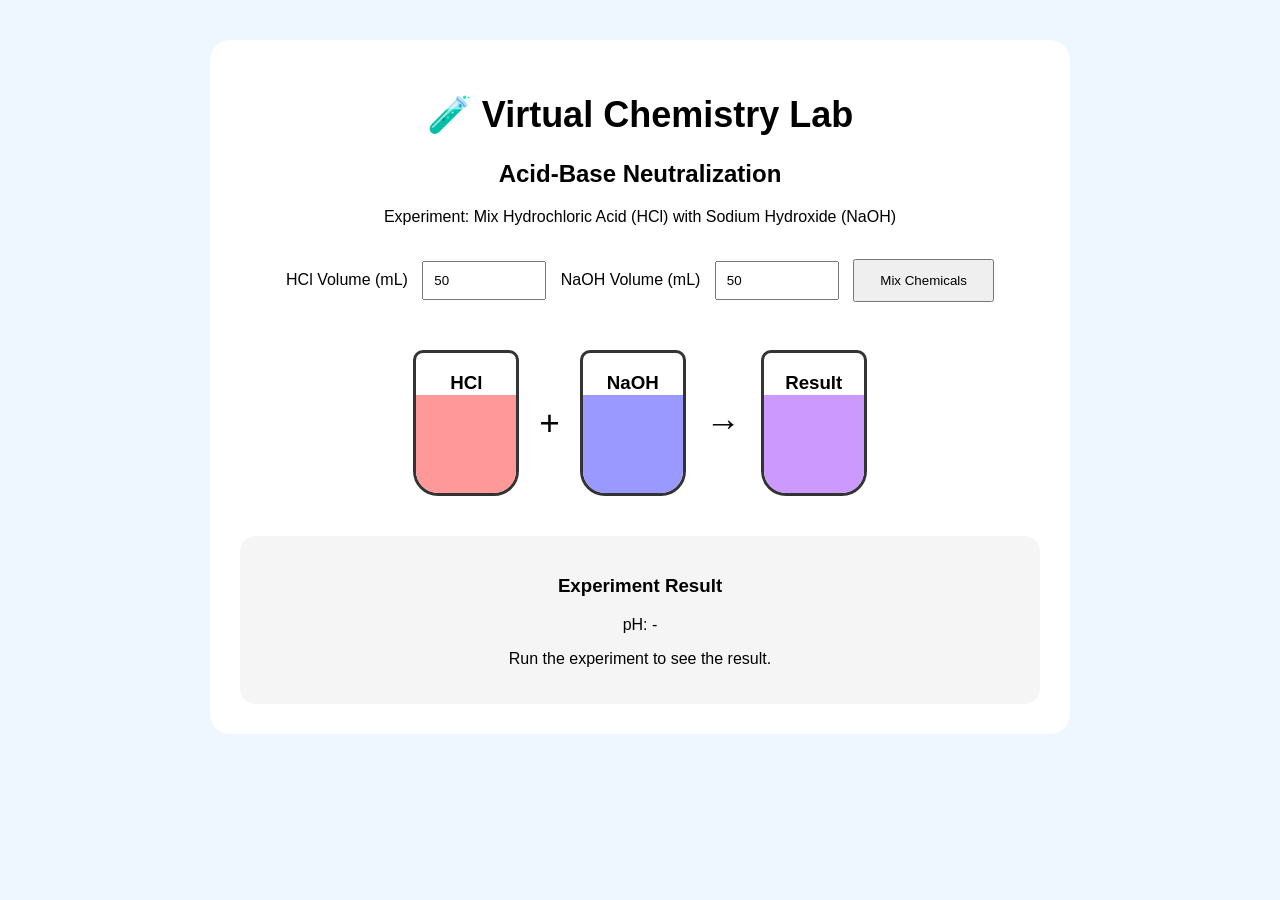
<file: SCIENCE/chemistry-lab/index.html>
<!DOCTYPE html>
<html>
<head>
    <title>Virtual Chemistry Lab</title>
    <link rel="stylesheet" href="style.css">
</head>

<body>

<div class="container">

    <h1>🧪 Virtual Chemistry Lab</h1>
    <h2>Acid-Base Neutralization</h2>

    <p>Experiment: Mix Hydrochloric Acid (HCl) with Sodium Hydroxide (NaOH)</p>

    <div class="controls">

        <label>HCl Volume (mL)</label>
        <input type="number" id="acid" value="50">

        <label>NaOH Volume (mL)</label>
        <input type="number" id="base" value="50">

        <button onclick="mixChemicals()">Mix Chemicals</button>

    </div>

    <div class="beakers">
        <div class="beaker">
            <h3>HCl</h3>
            <div class="liquid acid-liquid"></div>
        </div>

        <div class="plus">+</div>

        <div class="beaker">
            <h3>NaOH</h3>
            <div class="liquid base-liquid"></div>
        </div>

        <div class="arrow">→</div>

        <div class="beaker">
            <h3>Result</h3>
            <div id="resultLiquid" class="liquid result-liquid"></div>
        </div>
    </div>

    <div class="result">

        <h3>Experiment Result</h3>

        <p>pH: <span id="ph">-</span></p>

        <p id="message">Run the experiment to see the result.</p>

    </div>

</div>

<script src="script.js"></script>

</body>
</html>
</file>
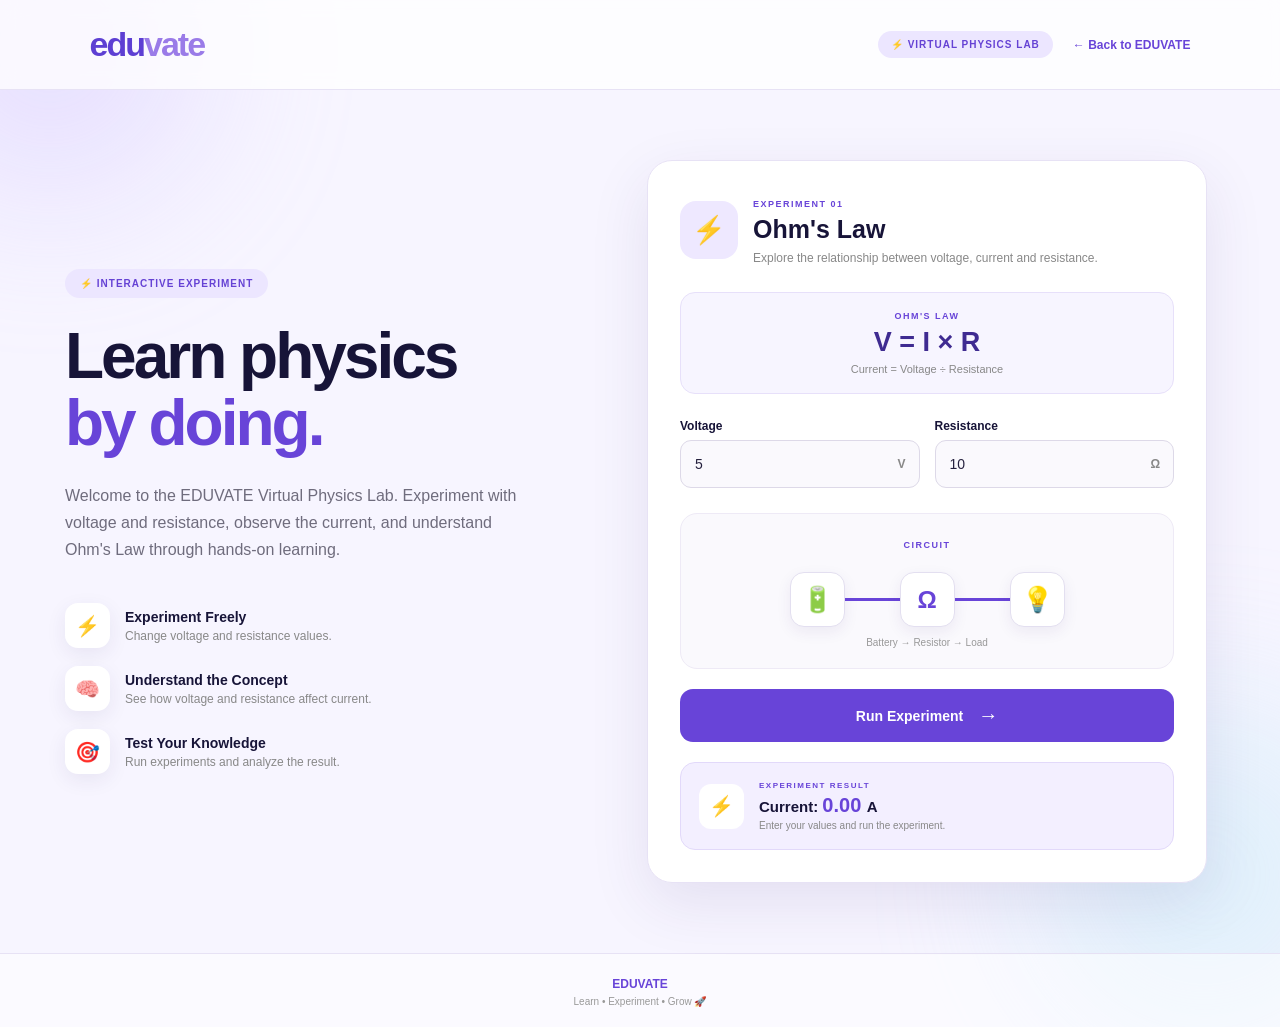
<file: SCIENCE/physics-lab/index.html>
<!DOCTYPE html>
<html lang="en">

<head>

    <meta charset="UTF-8">

    <meta name="viewport" content="width=device-width, initial-scale=1.0">

    <title>EDUVATE | Virtual Physics Lab</title>

    <link rel="stylesheet" href="style.css">

</head>

<body>

    <!-- Background decorations -->
    <div class="blob blob-one"></div>
    <div class="blob blob-two"></div>


    <!-- Navbar -->
    <header class="navbar">

        <div class="logo">
            edu<span>vate</span>
        </div>

        <div class="nav-right">

            <span class="lab-label">
                ⚡ VIRTUAL PHYSICS LAB
            </span>

            <a href="../../index.html" class="back-button">
                ← Back to EDUVATE
            </a>

        </div>

    </header>


    <!-- Main page -->
    <main class="page">


        <!-- LEFT SECTION -->

        <section class="intro">

            <span class="welcome-badge">
                ⚡ INTERACTIVE EXPERIMENT
            </span>


            <h1>
                Learn physics
                <span>by doing.</span>
            </h1>


            <p class="description">

                Welcome to the EDUVATE Virtual Physics Lab.
                Experiment with voltage and resistance,
                observe the current, and understand
                Ohm's Law through hands-on learning.

            </p>


            <!-- Learning points -->

            <div class="learning-points">


                <div class="learning-point">

                    <div class="point-icon">
                        ⚡
                    </div>

                    <div>

                        <strong>
                            Experiment Freely
                        </strong>

                        <small>
                            Change voltage and resistance values.
                        </small>

                    </div>

                </div>



                <div class="learning-point">

                    <div class="point-icon">
                        🧠
                    </div>

                    <div>

                        <strong>
                            Understand the Concept
                        </strong>

                        <small>
                            See how voltage and resistance affect current.
                        </small>

                    </div>

                </div>



                <div class="learning-point">

                    <div class="point-icon">
                        🎯
                    </div>

                    <div>

                        <strong>
                            Test Your Knowledge
                        </strong>

                        <small>
                            Run experiments and analyze the result.
                        </small>

                    </div>

                </div>


            </div>

        </section>



        <!-- RIGHT SECTION -->

        <section class="lab-section">

            <div class="lab-card">


                <!-- Lab header -->

                <div class="lab-header">

                    <div class="experiment-icon">
                        ⚡
                    </div>


                    <div>

                        <span class="experiment-tag">
                            EXPERIMENT 01
                        </span>

                        <h2>
                            Ohm's Law
                        </h2>

                        <p>
                            Explore the relationship between
                            voltage, current and resistance.
                        </p>

                    </div>

                </div>



                <!-- Formula -->

                <div class="formula-box">

                    <span>
                        OHM'S LAW
                    </span>

                    <strong>
                        V = I × R
                    </strong>

                    <small>
                        Current = Voltage ÷ Resistance
                    </small>

                </div>



                <!-- Inputs -->

                <div class="controls">


                    <div class="form-group">

                        <label for="voltage">
                            Voltage
                        </label>

                        <div class="input-box">

                            <input
                                type="number"
                                id="voltage"
                                value="5"
                                min="0"
                                step="0.1"
                            >

                            <span>
                                V
                            </span>

                        </div>

                    </div>



                    <div class="form-group">

                        <label for="resistance">
                            Resistance
                        </label>

                        <div class="input-box">

                            <input
                                type="number"
                                id="resistance"
                                value="10"
                                min="0.1"
                                step="0.1"
                            >

                            <span>
                                Ω
                            </span>

                        </div>

                    </div>


                </div>



                <!-- Circuit -->

                <div class="circuit-area">

                    <span class="circuit-label">
                        CIRCUIT
                    </span>


                    <div class="circuit">


                        <div class="component battery">
                            🔋
                        </div>


                        <div class="wire"></div>


                        <div class="component resistor">
                            Ω
                        </div>


                        <div class="wire"></div>


                        <div class="component bulb">
                            💡
                        </div>


                    </div>


                    <p>
                        Battery → Resistor → Load
                    </p>

                </div>



                <!-- Run button -->

                <button
                    onclick="runExperiment()"
                    class="run-button"
                >

                    <span>
                        Run Experiment
                    </span>

                    <span class="arrow">
                        →
                    </span>

                </button>



                <!-- Result -->

                <div
                    class="result"
                    id="resultBox"
                >

                    <div class="result-icon">
                        ⚡
                    </div>


                    <div class="result-content">

                        <span>
                            EXPERIMENT RESULT
                        </span>


                        <h3>

                            Current:

                            <strong id="current">
                                0.00
                            </strong>

                            A

                        </h3>


                        <p id="resultMessage">
                            Enter your values and run the experiment.
                        </p>

                    </div>

                </div>


            </div>

        </section>

    </main>



    <!-- Footer -->

    <footer>

        <span>
            EDUVATE
        </span>

        <p>
            Learn • Experiment • Grow 🚀
        </p>

    </footer>


    <script src="script.js"></script>

</body>

</html>
</file>
<file: style.css>
/* =========================================================
   EDUVATE VIRTUAL LAB
   Complete CSS
========================================================= */


/* =========================================================
   RESET
========================================================= */

* {
    margin: 0;
    padding: 0;
    box-sizing: border-box;
}


html {
    scroll-behavior: smooth;
}


body {
    font-family: Arial, Helvetica, sans-serif;

    background: #f7f5ff;

    color: #171438;

    min-height: 100vh;

    overflow-x: hidden;
}


/* =========================================================
   BACKGROUND BLOBS
========================================================= */

.blob {
    position: fixed;

    border-radius: 50%;

    filter: blur(80px);

    opacity: 0.35;

    z-index: -1;

    pointer-events: none;
}


.blob-one {
    width: 320px;
    height: 320px;

    background: #c9b8ff;

    top: -120px;
    left: -120px;
}


.blob-two {
    width: 380px;
    height: 380px;

    background: #b8e7f5;

    bottom: -180px;
    right: -130px;
}


/* =========================================================
   NAVBAR
========================================================= */

.navbar {

    width: 100%;

    min-height: 76px;

    padding: 18px 6%;

    display: flex;

    align-items: center;

    justify-content: space-between;

    background: rgba(255, 255, 255, 0.78);

    border-bottom: 1px solid #e7e2f5;

    backdrop-filter: blur(14px);

    position: sticky;

    top: 0;

    z-index: 50;
}


/* Logo */

.logo {

    text-decoration: none;

    font-size: 34px;

    font-weight: 800;

    letter-spacing: -2px;

    color: #5d3fd3;
}


.logo span {
    color: #9a7be8;
}


/* Navigation */

.nav-links {

    display: flex;

    align-items: center;

    gap: 30px;
}


.nav-links a {

    text-decoration: none;

    color: #777286;

    font-size: 13px;

    font-weight: 600;

    transition: 0.2s;
}


.nav-links a:hover {

    color: #6844d8;
}


.nav-links a.active {

    color: #6844d8;

    font-weight: 700;

    position: relative;
}


.nav-links a.active::after {

    content: "";

    position: absolute;

    width: 100%;

    height: 2px;

    background: #6844d8;

    bottom: -8px;

    left: 0;

    border-radius: 10px;
}


/* Student profile */

.student-profile {

    display: flex;

    align-items: center;

    gap: 8px;

    color: #777;

    font-size: 12px;

    font-weight: 600;
}


.student-avatar {

    width: 34px;

    height: 34px;

    border-radius: 11px;

    background: #eee8ff;

    display: flex;

    align-items: center;

    justify-content: center;

    font-size: 17px;
}


/* =========================================================
   MAIN
========================================================= */

main {

    width: 100%;
}


/* =========================================================
   HERO
========================================================= */

.hero {

    max-width: 1250px;

    margin: auto;

    padding: 75px 30px 50px;

    display: grid;

    grid-template-columns: 1fr 0.85fr;

    gap: 70px;

    align-items: center;

    min-height: 480px;
}


/* Hero content */

.hero-content {

    max-width: 570px;
}


.welcome-badge {

    display: inline-block;

    padding: 9px 15px;

    background: #ece6ff;

    color: #6542d4;

    border-radius: 30px;

    font-size: 10px;

    font-weight: bold;

    letter-spacing: 1px;
}


.hero h1 {

    font-size: clamp(48px, 6vw, 76px);

    line-height: 1;

    letter-spacing: -4px;

    margin-top: 24px;
}


.hero h1 span {

    color: #6844d8;
}


.hero-content > p {

    max-width: 520px;

    color: #6f6c7d;

    font-size: 16px;

    line-height: 1.7;

    margin-top: 24px;
}


/* =========================================================
   HERO BUTTONS
========================================================= */

.hero-buttons {

    display: flex;

    gap: 12px;

    margin-top: 30px;
}


.primary-button,
.secondary-button {

    height: 46px;

    padding: 0 20px;

    border-radius: 11px;

    font-size: 12px;

    font-weight: 700;

    cursor: pointer;

    transition: 0.25s;
}


.primary-button {

    border: none;

    background: #6844d8;

    color: white;
}


.primary-button:hover {

    transform: translateY(-2px);

    box-shadow:
        0 10px 25px rgba(104, 68, 216, 0.25);
}


.secondary-button {

    border: 1px solid #ddd7ee;

    background: white;

    color: #6844d8;
}


.secondary-button:hover {

    transform: translateY(-2px);

    border-color: #6844d8;

    background: #faf9ff;
}


/* =========================================================
   HERO VISUAL
========================================================= */

.hero-visual {

    min-height: 330px;

    display: flex;

    align-items: center;

    justify-content: center;

    position: relative;
}


.visual-circle {

    position: absolute;

    border-radius: 50%;
}


.circle-one {

    width: 280px;

    height: 280px;

    background: #eee8ff;

    opacity: 0.8;
}


.circle-two {

    width: 210px;

    height: 210px;

    background: #e1f5fa;

    opacity: 0.8;
}


/* Algorithm card */

.algorithm-card {

    width: 310px;

    padding: 25px;

    background: rgba(255,255,255,0.92);

    border: 1px solid #e7e2f5;

    border-radius: 22px;

    box-shadow:
        0 25px 60px rgba(55,35,120,0.13);

    position: relative;

    z-index: 2;

    transform: rotate(2deg);

    transition: 0.3s;
}


.algorithm-card:hover {

    transform:
        rotate(0deg)
        translateY(-5px);
}


.algorithm-top {

    display: flex;

    justify-content: space-between;

    align-items: center;

    color: #6844d8;

    font-size: 9px;

    font-weight: 800;

    letter-spacing: 1.5px;
}


.live-dot {

    color: #9a7be8;

    animation: blink 1.5s infinite;
}


@keyframes blink {

    0%,
    100% {
        opacity: 1;
    }

    50% {
        opacity: 0.3;
    }

}


/* Mini array */

.mini-array {

    display: flex;

    gap: 7px;

    margin-top: 25px;
}


.mini-array span {

    width: 42px;

    height: 42px;

    display: flex;

    align-items: center;

    justify-content: center;

    background: #f3efff;

    color: #6844d8;

    border: 1px solid #e4dcfa;

    border-radius: 10px;

    font-weight: bold;

    font-size: 13px;
}


.visual-text {

    margin-top: 25px;

    padding-top: 18px;

    border-top: 1px solid #eeeaf5;
}


.visual-text strong {

    display: block;

    font-size: 16px;
}


.visual-text small {

    display: block;

    color: #999;

    margin-top: 5px;

    font-size: 11px;
}


/* =========================================================
   PROGRESS SECTION
========================================================= */

.progress-section {

    max-width: 1250px;

    margin: auto;

    padding: 10px 30px 35px;
}


.progress-card {

    background: white;

    border: 1px solid #e7e2f5;

    border-radius: 20px;

    padding: 25px 28px;

    box-shadow:
        0 12px 35px rgba(55,35,120,0.07);
}


.progress-info {

    display: flex;

    align-items: center;

    justify-content: space-between;
}


.small-label {

    color: #6844d8;

    font-size: 9px;

    font-weight: 800;

    letter-spacing: 1.5px;
}


.progress-info h2 {

    font-size: 19px;

    margin-top: 5px;
}


#overallPercentage {

    font-size: 26px;

    color: #6844d8;

    font-weight: 800;
}


/* Progress bar */

.progress-track {

    width: 100%;

    height: 8px;

    background: #eeeaf6;

    border-radius: 20px;

    overflow: hidden;

    margin-top: 18px;
}


.progress-fill {

    height: 100%;

    width: 0%;

    background: #6844d8;

    border-radius: 20px;

    transition:
        width 0.6s ease;
}


.progress-card > p {

    color: #999;

    font-size: 11px;

    margin-top: 10px;
}


/* =========================================================
   LAB SECTION
========================================================= */

.labs-section {

    max-width: 1250px;

    margin: auto;

    padding: 35px 30px 70px;
}


/* Section heading */

.section-heading {

    display: flex;

    align-items: flex-end;

    justify-content: space-between;

    margin-bottom: 25px;
}


.section-heading h2 {

    font-size: 29px;

    margin-top: 7px;

    letter-spacing: -1px;
}


.section-heading p {

    color: #888;

    font-size: 12px;

    margin-top: 5px;
}


.lab-count {

    padding: 8px 13px;

    background: #eee8ff;

    color: #6844d8;

    border-radius: 20px;

    font-size: 10px;

    font-weight: 700;
}


/* =========================================================
   CATEGORY HEADINGS
========================================================= */

.category-heading {

    display: flex;

    align-items: center;

    gap: 14px;

    margin-top: 45px;

    margin-bottom: 20px;

    padding-bottom: 12px;

    border-bottom: 1px solid #e9e5f2;
}


.category-icon {

    width: 46px;

    height: 46px;

    flex-shrink: 0;

    border-radius: 14px;

    background: #eee8ff;

    display: flex;

    align-items: center;

    justify-content: center;

    font-size: 21px;

    box-shadow:
        0 5px 15px rgba(80,50,150,0.06);
}


.category-heading h3 {

    font-size: 19px;

    color: #25213e;
}


.category-heading p {

    color: #999;

    font-size: 11px;

    margin-top: 4px;
}


/* =========================================================
   LAB GRID
========================================================= */

.lab-grid {

    display: grid;

    grid-template-columns:
        repeat(3, minmax(0, 1fr));

    gap: 20px;
}


.single-lab {

    grid-template-columns:
        minmax(280px, 380px);
}


/* =========================================================
   LAB CARD
========================================================= */

.lab-card {

    background: white;

    border: 1px solid #e7e2f5;

    border-radius: 19px;

    padding: 23px;

    min-height: 300px;

    display: flex;

    flex-direction: column;

    box-shadow:
        0 10px 30px rgba(55,35,120,0.06);

    transition:
        transform 0.25s ease,
        box-shadow 0.25s ease,
        border-color 0.25s ease;
}


.lab-card:hover {

    transform: translateY(-5px);

    border-color: #d8cff2;

    box-shadow:
        0 18px 40px rgba(55,35,120,0.11);
}


/* =========================================================
   CARD TOP
========================================================= */

.card-top {

    display: flex;

    align-items: center;

    justify-content: space-between;

    margin-bottom: 20px;
}


/* Lab icon */

.lab-icon {

    width: 48px;

    height: 48px;

    border-radius: 14px;

    display: flex;

    align-items: center;

    justify-content: center;

    font-size: 22px;
}


.lab-icon.purple {

    background: #eee8ff;
}


.lab-icon.blue {

    background: #e7f5fb;
}


.lab-icon.green {

    background: #e8f7ed;
}


.lab-icon.pink {

    background: #f9e7f2;
}


.lab-icon.orange {

    background: #fff0df;
}


/* =========================================================
   DIFFICULTY
========================================================= */

.difficulty {

    padding: 6px 9px;

    border-radius: 20px;

    font-size: 8px;

    font-weight: 800;

    letter-spacing: 0.8px;
}


.difficulty.beginner {

    background: #edf8f0;

    color: #4b9a62;
}


.difficulty.intermediate {

    background: #fff3df;

    color: #b97924;
}


/* =========================================================
   CARD CONTENT
========================================================= */

.lab-card h3 {

    font-size: 18px;

    letter-spacing: -0.3px;
}


.lab-card > p {

    color: #85818f;

    font-size: 11px;

    line-height: 1.6;

    margin-top: 9px;

    min-height: 54px;
}


/* =========================================================
   ARRAY PREVIEW
========================================================= */

.array-preview {

    display: flex;

    gap: 6px;

    margin-top: 18px;

    padding: 12px;

    background: #faf9fd;

    border: 1px solid #eeeaf6;

    border-radius: 11px;
}


.array-preview span {

    flex: 1;

    height: 32px;

    display: flex;

    align-items: center;

    justify-content: center;

    background: white;

    border: 1px solid #e6e1ef;

    border-radius: 7px;

    font-size: 10px;

    font-weight: bold;

    color: #5b5670;
}


.array-preview span.target {

    background: #eee8ff;

    border-color: #d9cef9;

    color: #6844d8;
}


/* =========================================================
   SCIENCE PREVIEW
========================================================= */

.science-preview {

    margin-top: 18px;

    padding: 15px;

    background: #faf9fd;

    border: 1px solid #eeeaf6;

    border-radius: 11px;

    text-align: center;

    font-size: 24px;

    letter-spacing: 7px;

    min-height: 52px;
}


/* =========================================================
   CIRCUIT PREVIEW
========================================================= */

.circuit-preview {

    margin-top: 18px;

    padding: 15px;

    background: #faf9fd;

    border: 1px solid #eeeaf6;

    border-radius: 11px;

    text-align: center;

    font-size: 23px;

    min-height: 52px;

    display: flex;

    align-items: center;

    justify-content: center;

    gap: 8px;
}


.circuit-preview span {

    color: #6844d8;

    font-size: 15px;
}


/* =========================================================
   CARD FOOTER
========================================================= */

.card-footer {

    margin-top: auto;

    padding-top: 20px;

    display: flex;

    align-items: center;

    justify-content: space-between;

    border-top: 1px solid #f0edf5;
}


/* Status */

.lab-status {

    display: flex;

    align-items: center;

    gap: 7px;

    color: #999;

    font-size: 10px;

    font-weight: 600;
}


.status-dot {

    width: 7px;

    height: 7px;

    border-radius: 50%;

    background: #c9c5d3;

    transition: 0.2s;
}


.status-dot.completed {

    background: #6844d8;

    box-shadow:
        0 0 0 4px #eee8ff;
}


/* Open lab */

.lab-button {

    text-decoration: none;

    display: inline-flex;

    align-items: center;

    justify-content: center;

    height: 34px;

    padding: 0 13px;

    border-radius: 9px;

    background: #f0ebff;

    color: #6844d8;

    font-size: 10px;

    font-weight: 800;

    transition: 0.2s;
}


.lab-button:hover {

    background: #6844d8;

    color: white;

    transform: translateX(2px);
}


/* =========================================================
   LEARNING TIP
========================================================= */

.learning-tip {

    max-width: 1190px;

    margin: 0 auto 60px;

    padding: 25px 28px;

    display: flex;

    align-items: center;

    gap: 18px;

    background: #eee8ff;

    border: 1px solid #e0d6fb;

    border-radius: 18px;
}


.tip-icon {

    width: 48px;

    height: 48px;

    flex-shrink: 0;

    border-radius: 14px;

    background: white;

    display: flex;

    align-items: center;

    justify-content: center;

    font-size: 22px;
}


.learning-tip h3 {

    font-size: 17px;

    margin-top: 5px;
}


.learning-tip p {

    color: #777;

    font-size: 11px;

    line-height: 1.6;

    margin-top: 5px;

    max-width: 700px;
}


/* =========================================================
   FOOTER
========================================================= */

footer {

    border-top: 1px solid #e7e2f5;

    background: rgba(255,255,255,0.7);

    padding: 25px;

    text-align: center;
}


.footer-logo {

    color: #5d3fd3;

    font-size: 18px;

    font-weight: 800;

    letter-spacing: -1px;
}


.footer-logo span {

    color: #9a7be8;
}


footer p {

    color: #999;

    font-size: 10px;

    margin-top: 5px;
}


/* =========================================================
   BUTTON / CARD FOCUS
========================================================= */

button:focus-visible,
a:focus-visible {

    outline: 3px solid #d8cdf8;

    outline-offset: 3px;
}


/* =========================================================
   ANIMATIONS
========================================================= */

@keyframes fadeUp {

    from {

        opacity: 0;

        transform: translateY(15px);

    }

    to {

        opacity: 1;

        transform: translateY(0);

    }

}


.hero-content {

    animation:
        fadeUp 0.6s ease forwards;
}


.hero-visual {

    animation:
        fadeUp 0.8s ease forwards;
}


/* =========================================================
   TABLET
========================================================= */

@media (max-width: 1050px) {

    .navbar {

        padding-left: 4%;

        padding-right: 4%;
    }


    .nav-links {

        gap: 18px;
    }


    .hero {

        grid-template-columns: 1fr 0.8fr;

        gap: 35px;

        padding-left: 25px;

        padding-right: 25px;
    }


    .labs-section,
    .progress-section {

        padding-left: 25px;

        padding-right: 25px;
    }


    .lab-grid {

        grid-template-columns:
            repeat(2, minmax(0, 1fr));
    }

}


/* =========================================================
   MOBILE / TABLET
========================================================= */

@media (max-width: 800px) {

    .navbar {

        min-height: 65px;
    }


    .nav-links {

        display: none;
    }


    .student-profile span {

        display: none;
    }


    .hero {

        grid-template-columns: 1fr;

        text-align: center;

        padding-top: 55px;

        gap: 25px;
    }


    .hero-content {

        max-width: 650px;

        margin: auto;
    }


    .hero-content > p {

        margin-left: auto;

        margin-right: auto;
    }


    .hero-buttons {

        justify-content: center;
    }


    .hero-visual {

        min-height: 300px;
    }


    .section-heading {

        align-items: flex-start;
    }

}


/* =========================================================
   MOBILE
========================================================= */

@media (max-width: 600px) {

    .navbar {

        padding: 15px 20px;
    }


    .logo {

        font-size: 29px;
    }


    .hero {

        padding:

            45px 20px 30px;
    }


    .hero h1 {

        font-size: 48px;

        letter-spacing: -3px;
    }


    .hero-content > p {

        font-size: 14px;
    }


    .hero-buttons {

        flex-direction: column;

        width: 100%;

        max-width: 300px;

        margin-left: auto;

        margin-right: auto;
    }


    .primary-button,
    .secondary-button {

        width: 100%;
    }


    .algorithm-card {

        width: 285px;

        padding: 21px;
    }


    .mini-array span {

        width: 38px;

        height: 38px;
    }


    .progress-section {

        padding:

            10px 20px 25px;
    }


    .progress-card {

        padding: 21px;
    }


    .labs-section {

        padding:

            25px 20px 55px;
    }


    .section-heading {

        display: block;
    }


    .section-heading h2 {

        font-size: 25px;
    }


    .lab-count {

        display: inline-block;

        margin-top: 15px;
    }


    .category-heading {

        margin-top: 35px;
    }


    .lab-grid {

        grid-template-columns: 1fr;

        gap: 15px;
    }


    .single-lab {

        grid-template-columns: 1fr;
    }


    .lab-card {

        min-height: 285px;
    }


    .learning-tip {

        margin:

            0 20px 45px;

        padding: 21px;

        align-items: flex-start;
    }


    .tip-icon {

        width: 42px;

        height: 42px;

        font-size: 19px;
    }


    .learning-tip h3 {

        font-size: 15px;
    }

}


/* =========================================================
   SMALL MOBILE
========================================================= */

@media (max-width: 420px) {

    .hero h1 {

        font-size: 42px;
    }


    .welcome-badge {

        font-size: 8px;
    }


    .algorithm-card {

        width: 260px;
    }


    .mini-array {

        gap: 4px;
    }


    .mini-array span {

        width: 35px;

        height: 35px;

        font-size: 11px;
    }


    .card-footer {

        align-items: flex-end;

        gap: 10px;
    }


    .lab-status {

        font-size: 9px;
    }


    .lab-button {

        padding: 0 10px;

        font-size: 9px;
    }

}
</file>
<file: COMPUTER SCIENCE/binary-search/style.css>
/* ========================================
   EDUVATE
   LINEAR SEARCH LAB
======================================== */

* {
    margin: 0;
    padding: 0;
    box-sizing: border-box;
}


html {
    scroll-behavior: smooth;
}


body {
    font-family: Arial, Helvetica, sans-serif;

    background: #f7f5ff;

    color: #171438;

    min-height: 100vh;

    overflow-x: hidden;
}


button,
input {
    font-family: inherit;
}


button {
    cursor: pointer;
}


a {
    text-decoration: none;
    color: inherit;
}


/* ========================================
   BACKGROUND
======================================== */

.blob {
    position: fixed;

    border-radius: 50%;

    filter: blur(80px);

    opacity: 0.3;

    z-index: -1;

    pointer-events: none;
}


.blob-one {
    width: 300px;

    height: 300px;

    background: #c9b8ff;

    top: -120px;

    left: -100px;
}


.blob-two {
    width: 350px;

    height: 350px;

    background: #b8e7f5;

    right: -120px;

    bottom: -150px;
}


/* ========================================
   NAVBAR
======================================== */

.navbar {
    height: 75px;

    padding: 0 6%;

    display: flex;

    align-items: center;

    justify-content: space-between;

    background: rgba(247, 245, 255, 0.9);

    backdrop-filter: blur(12px);

    border-bottom: 1px solid #e7e2f5;

    position: sticky;

    top: 0;

    z-index: 50;
}


.logo {
    font-size: 30px;

    font-weight: 800;

    letter-spacing: -2px;

    color: #5d3fd3;
}


.logo span {
    color: #9a7be8;
}


.lab-title {
    display: flex;

    flex-direction: column;

    text-align: center;
}


.lab-title span {
    font-size: 8px;

    color: #6844d8;

    font-weight: bold;

    letter-spacing: 1.5px;
}


.lab-title strong {
    font-size: 13px;

    margin-top: 3px;
}


.back-button {
    padding: 10px 14px;

    background: white;

    border: 1px solid #ddd9e8;

    border-radius: 10px;

    color: #6844d8;

    font-size: 11px;

    font-weight: bold;

    transition: 0.2s;
}


.back-button:hover {
    border-color: #6844d8;

    transform: translateX(-3px);
}


/* ========================================
   MAIN
======================================== */

main {
    max-width: 1350px;

    margin: auto;

    padding: 0 50px;
}


/* BREADCRUMB */

.breadcrumb {
    padding-top: 30px;

    color: #999;

    font-size: 11px;
}


.breadcrumb span {
    padding: 0 8px;

    color: #c0b8d0;
}


.breadcrumb strong {
    color: #6844d8;
}


/* ========================================
   EXPERIMENT HEADING
======================================== */

.experiment-heading {
    display: flex;

    justify-content: space-between;

    align-items: end;

    padding: 50px 0 40px;
}


.section-label {
    color: #6844d8;

    font-size: 10px;

    font-weight: bold;

    letter-spacing: 1.5px;
}


.experiment-heading h1 {
    font-size: 48px;

    letter-spacing: -2px;

    margin-top: 10px;
}


.experiment-heading p {
    color: #777;

    font-size: 15px;

    line-height: 1.6;

    margin-top: 10px;

    max-width: 600px;
}


.difficulty {
    padding: 14px 20px;

    background: white;

    border: 1px solid #e7e2f5;

    border-radius: 12px;

    display: flex;

    flex-direction: column;

    gap: 5px;

    text-align: right;
}


.difficulty span {
    color: #aaa;

    font-size: 8px;

    letter-spacing: 1px;
}


.difficulty strong {
    color: #6844d8;

    font-size: 13px;
}


/* ========================================
   LAB LAYOUT
======================================== */

.lab-layout {
    display: grid;

    grid-template-columns: 350px 1fr;

    gap: 22px;

    align-items: start;
}


/* ========================================
   CONTROL CARD
======================================== */

.control-card,
.visual-card {
    background: white;

    border: 1px solid #e7e2f5;

    border-radius: 22px;

    box-shadow:
        0 12px 40px rgba(55, 35, 120, 0.06);
}


.control-card {
    padding: 25px;
}


.card-heading {
    display: flex;

    gap: 12px;

    align-items: center;

    padding-bottom: 22px;

    border-bottom: 1px solid #eeeaf6;
}


.heading-icon {
    width: 45px;

    height: 45px;

    border-radius: 13px;

    background: #eee8ff;

    display: flex;

    align-items: center;

    justify-content: center;

    font-size: 19px;
}


.card-heading h2 {
    font-size: 17px;
}


.card-heading p {
    color: #999;

    font-size: 11px;

    margin-top: 4px;
}


/* INPUTS */

.input-group {
    margin-top: 24px;
}


.input-group label {
    display: block;

    font-size: 12px;

    font-weight: bold;

    margin-bottom: 8px;
}


.input-group input[type="text"],
.input-group input[type="number"] {
    width: 100%;

    height: 45px;

    border: 1px solid #ddd9e8;

    background: #faf9fd;

    border-radius: 10px;

    padding: 0 13px;

    font-size: 12px;

    color: #25213e;

    outline: none;

    transition: 0.2s;
}


.input-group input:focus {
    border-color: #7351db;

    background: white;

    box-shadow:
        0 0 0 4px #eee9ff;
}


.input-group small {
    display: block;

    color: #aaa;

    font-size: 9px;

    margin-top: 6px;
}


/* RANGE */

.label-row {
    display: flex;

    justify-content: space-between;
}


.label-row span {
    color: #6844d8;

    font-size: 10px;
}


input[type="range"] {
    width: 100%;

    accent-color: #6844d8;

    margin-top: 8px;
}


/* BUTTONS */

.control-buttons {
    display: flex;

    gap: 8px;

    margin-top: 28px;
}


.primary-button,
.secondary-button {
    height: 45px;

    border-radius: 10px;

    font-size: 11px;

    font-weight: bold;

    transition: 0.2s;
}


.primary-button {
    flex: 1;

    border: none;

    background: #6844d8;

    color: white;
}


.primary-button:hover {
    transform: translateY(-2px);

    box-shadow:
        0 8px 20px rgba(104, 68, 216, 0.2);
}


.secondary-button {
    width: 80px;

    background: white;

    border: 1px solid #ddd9e8;

    color: #6844d8;
}


.secondary-button:hover {
    border-color: #6844d8;
}


/* ========================================
   VISUALIZATION
======================================== */

.visual-card {
    padding: 30px;

    min-height: 430px;
}


.visual-header {
    display: flex;

    justify-content: space-between;

    align-items: start;
}


.visual-header > div:first-child span {
    color: #aaa;

    font-size: 8px;

    font-weight: bold;

    letter-spacing: 1px;
}


.visual-header h2 {
    font-size: 20px;

    margin-top: 6px;
}


.step-counter {
    background: #eee8ff;

    color: #6844d8;

    border-radius: 20px;

    padding: 8px 12px;

    font-size: 10px;

    font-weight: bold;
}


/* ARRAY */

.visual-array {
    min-height: 120px;

    display: flex;

    justify-content: center;

    align-items: center;

    gap: 12px;

    margin-top: 30px;

    flex-wrap: wrap;
}


.array-box {
    width: 75px;

    height: 75px;

    border-radius: 14px;

    border: 1px solid #ddd9e8;

    background: #faf9fd;

    display: flex;

    flex-direction: column;

    align-items: center;

    justify-content: center;

    position: relative;

    transition:
        0.35s ease;
}


.array-box .index {
    position: absolute;

    top: 7px;

    left: 9px;

    color: #aaa;

    font-size: 8px;
}


.array-box .value {
    font-size: 20px;

    font-weight: bold;

    color: #55516a;
}


.array-box.checking {
    background: #eee8ff;

    border-color: #6844d8;

    transform: translateY(-10px);

    box-shadow:
        0 12px 25px rgba(104, 68, 216, 0.15);
}


.array-box.found {
    background: #e8f8f1;

    border-color: #48a878;

    transform: translateY(-10px);
}


.array-box.not-found {
    opacity: 0.45;
}


/* POINTER */

.pointer-area {
    height: 25px;

    text-align: center;

    color: #6844d8;

    font-size: 10px;

    font-weight: bold;
}


/* EXPLANATION */

.explanation {
    display: flex;

    align-items: center;

    gap: 12px;

    background: #faf9fd;

    border: 1px solid #eeeaf6;

    border-radius: 12px;

    padding: 15px;

    margin-top: 10px;
}


.explanation-icon {
    width: 35px;

    height: 35px;

    border-radius: 10px;

    background: #eee8ff;

    display: flex;

    align-items: center;

    justify-content: center;
}


.explanation strong {
    font-size: 12px;
}


.explanation p {
    color: #888;

    font-size: 10px;

    margin-top: 4px;
}


/* RESULT */

.result-box {
    display: grid;

    grid-template-columns: 1fr 1fr;

    gap: 10px;

    margin-top: 15px;
}


.result-box > div {
    padding: 12px;

    background: #faf9fd;

    border-radius: 10px;

    display: flex;

    flex-direction: column;

    gap: 4px;
}


.result-box span {
    color: #aaa;

    font-size: 8px;

    letter-spacing: 1px;
}


.result-box strong {
    color: #6844d8;

    font-size: 13px;
}


/* ========================================
   CONCEPT
======================================== */

.concept-section {
    padding: 90px 0;
}


.concept-heading h2 {
    font-size: 40px;

    letter-spacing: -2px;

    margin-top: 8px;
}


.concept-heading h2 span {
    color: #6844d8;
}


.concept-grid {
    display: grid;

    grid-template-columns:
        repeat(4, 1fr);

    gap: 15px;

    margin-top: 35px;
}


.concept-card {
    background: white;

    border: 1px solid #e7e2f5;

    border-radius: 17px;

    padding: 22px;

    transition: 0.3s;
}


.concept-card:hover {
    transform: translateY(-5px);

    box-shadow:
        0 15px 30px rgba(55, 35, 120, 0.07);
}


.concept-number {
    color: #6844d8;

    font-size: 10px;

    font-weight: bold;
}


.concept-card h3 {
    font-size: 15px;

    margin-top: 18px;
}


.concept-card p {
    color: #777;

    font-size: 11px;

    line-height: 1.6;

    margin-top: 8px;
}


/* ========================================
   CHALLENGE
======================================== */

.challenge-section {
    padding-bottom: 100px;
}


.challenge-card {
    background: white;

    border: 1px solid #e7e2f5;

    border-radius: 22px;

    padding: 35px;

    text-align: center;

    box-shadow:
        0 15px 45px rgba(55, 35, 120, 0.06);
}


.challenge-card h2 {
    font-size: 27px;

    margin-top: 8px;
}


.challenge-card > p {
    color: #777;

    font-size: 13px;

    margin-top: 12px;
}


.answers {
    display: grid;

    grid-template-columns:
        repeat(4, 1fr);

    gap: 10px;

    max-width: 650px;

    margin: 25px auto 0;
}


.answers button {
    height: 45px;

    background: #faf9fd;

    border: 1px solid #ddd9e8;

    border-radius: 10px;

    color: #55516a;

    font-size: 12px;

    font-weight: bold;

    transition: 0.2s;
}


.answers button:hover {
    border-color: #6844d8;

    color: #6844d8;

    transform: translateY(-2px);
}


.answers button.correct {
    background: #e8f8f1;

    border-color: #48a878;

    color: #31845c;
}


.answers button.wrong {
    background: #fff0f0;

    border-color: #e5a0a0;

    color: #bd5252;
}


.quiz-result {
    min-height: 18px;

    color: #6844d8 !important;

    font-weight: bold;

    margin-top: 15px !important;
}


/* ========================================
   TOAST
======================================== */

.toast {
    position: fixed;

    right: 25px;

    bottom: 25px;

    padding: 14px 18px;

    background: white;

    border: 1px solid #ddd5f1;

    border-radius: 13px;

    box-shadow:
        0 15px 40px rgba(50, 35, 100, 0.15);

    display: flex;

    gap: 10px;

    align-items: center;

    transform: translateY(120px);

    transition: 0.35s;

    z-index: 100;
}


.toast.show {
    transform: translateY(0);
}


.toast p {
    font-size: 11px;

    color: #555;
}


/* ========================================
   RESPONSIVE
======================================== */

@media (max-width: 950px) {

    .lab-layout {
        grid-template-columns: 1fr;
    }


    .concept-grid {
        grid-template-columns:
            repeat(2, 1fr);
    }

}


@media (max-width: 650px) {

    main {
        padding: 0 20px;
    }


    .navbar {
        padding: 0 20px;
    }


    .lab-title {
        display: none;
    }


    .experiment-heading {
        display: block;
    }


    .difficulty {
        display: inline-flex;

        margin-top: 20px;

        text-align: left;
    }


    .experiment-heading h1 {
        font-size: 40px;
    }


    .visual-card {
        padding: 20px;
    }


    .array-box {
        width: 60px;

        height: 60px;
    }


    .array-box .value {
        font-size: 17px;
    }


    .concept-grid {
        grid-template-columns: 1fr;
    }


    .answers {
        grid-template-columns:
            repeat(2, 1fr);
    }


    .back-button {
        font-size: 9px;

        padding: 8px;
    }

}
</file>
<file: COMPUTER SCIENCE/bubble-sort/style.css>
/* ========================================
   EDUVATE
   LINEAR SEARCH LAB
======================================== */

* {
    margin: 0;
    padding: 0;
    box-sizing: border-box;
}


html {
    scroll-behavior: smooth;
}


body {
    font-family: Arial, Helvetica, sans-serif;

    background: #f7f5ff;

    color: #171438;

    min-height: 100vh;

    overflow-x: hidden;
}


button,
input {
    font-family: inherit;
}


button {
    cursor: pointer;
}


a {
    text-decoration: none;
    color: inherit;
}


/* ========================================
   BACKGROUND
======================================== */

.blob {
    position: fixed;

    border-radius: 50%;

    filter: blur(80px);

    opacity: 0.3;

    z-index: -1;

    pointer-events: none;
}


.blob-one {
    width: 300px;

    height: 300px;

    background: #c9b8ff;

    top: -120px;

    left: -100px;
}


.blob-two {
    width: 350px;

    height: 350px;

    background: #b8e7f5;

    right: -120px;

    bottom: -150px;
}


/* ========================================
   NAVBAR
======================================== */

.navbar {
    height: 75px;

    padding: 0 6%;

    display: flex;

    align-items: center;

    justify-content: space-between;

    background: rgba(247, 245, 255, 0.9);

    backdrop-filter: blur(12px);

    border-bottom: 1px solid #e7e2f5;

    position: sticky;

    top: 0;

    z-index: 50;
}


.logo {
    font-size: 30px;

    font-weight: 800;

    letter-spacing: -2px;

    color: #5d3fd3;
}


.logo span {
    color: #9a7be8;
}


.lab-title {
    display: flex;

    flex-direction: column;

    text-align: center;
}


.lab-title span {
    font-size: 8px;

    color: #6844d8;

    font-weight: bold;

    letter-spacing: 1.5px;
}


.lab-title strong {
    font-size: 13px;

    margin-top: 3px;
}


.back-button {
    padding: 10px 14px;

    background: white;

    border: 1px solid #ddd9e8;

    border-radius: 10px;

    color: #6844d8;

    font-size: 11px;

    font-weight: bold;

    transition: 0.2s;
}


.back-button:hover {
    border-color: #6844d8;

    transform: translateX(-3px);
}


/* ========================================
   MAIN
======================================== */

main {
    max-width: 1350px;

    margin: auto;

    padding: 0 50px;
}


/* BREADCRUMB */

.breadcrumb {
    padding-top: 30px;

    color: #999;

    font-size: 11px;
}


.breadcrumb span {
    padding: 0 8px;

    color: #c0b8d0;
}


.breadcrumb strong {
    color: #6844d8;
}


/* ========================================
   EXPERIMENT HEADING
======================================== */

.experiment-heading {
    display: flex;

    justify-content: space-between;

    align-items: end;

    padding: 50px 0 40px;
}


.section-label {
    color: #6844d8;

    font-size: 10px;

    font-weight: bold;

    letter-spacing: 1.5px;
}


.experiment-heading h1 {
    font-size: 48px;

    letter-spacing: -2px;

    margin-top: 10px;
}


.experiment-heading p {
    color: #777;

    font-size: 15px;

    line-height: 1.6;

    margin-top: 10px;

    max-width: 600px;
}


.difficulty {
    padding: 14px 20px;

    background: white;

    border: 1px solid #e7e2f5;

    border-radius: 12px;

    display: flex;

    flex-direction: column;

    gap: 5px;

    text-align: right;
}


.difficulty span {
    color: #aaa;

    font-size: 8px;

    letter-spacing: 1px;
}


.difficulty strong {
    color: #6844d8;

    font-size: 13px;
}


/* ========================================
   LAB LAYOUT
======================================== */

.lab-layout {
    display: grid;

    grid-template-columns: 350px 1fr;

    gap: 22px;

    align-items: start;
}


/* ========================================
   CONTROL CARD
======================================== */

.control-card,
.visual-card {
    background: white;

    border: 1px solid #e7e2f5;

    border-radius: 22px;

    box-shadow:
        0 12px 40px rgba(55, 35, 120, 0.06);
}


.control-card {
    padding: 25px;
}


.card-heading {
    display: flex;

    gap: 12px;

    align-items: center;

    padding-bottom: 22px;

    border-bottom: 1px solid #eeeaf6;
}


.heading-icon {
    width: 45px;

    height: 45px;

    border-radius: 13px;

    background: #eee8ff;

    display: flex;

    align-items: center;

    justify-content: center;

    font-size: 19px;
}


.card-heading h2 {
    font-size: 17px;
}


.card-heading p {
    color: #999;

    font-size: 11px;

    margin-top: 4px;
}


/* INPUTS */

.input-group {
    margin-top: 24px;
}


.input-group label {
    display: block;

    font-size: 12px;

    font-weight: bold;

    margin-bottom: 8px;
}


.input-group input[type="text"],
.input-group input[type="number"] {
    width: 100%;

    height: 45px;

    border: 1px solid #ddd9e8;

    background: #faf9fd;

    border-radius: 10px;

    padding: 0 13px;

    font-size: 12px;

    color: #25213e;

    outline: none;

    transition: 0.2s;
}


.input-group input:focus {
    border-color: #7351db;

    background: white;

    box-shadow:
        0 0 0 4px #eee9ff;
}


.input-group small {
    display: block;

    color: #aaa;

    font-size: 9px;

    margin-top: 6px;
}


/* RANGE */

.label-row {
    display: flex;

    justify-content: space-between;
}


.label-row span {
    color: #6844d8;

    font-size: 10px;
}


input[type="range"] {
    width: 100%;

    accent-color: #6844d8;

    margin-top: 8px;
}


/* BUTTONS */

.control-buttons {
    display: flex;

    gap: 8px;

    margin-top: 28px;
}


.primary-button,
.secondary-button {
    height: 45px;

    border-radius: 10px;

    font-size: 11px;

    font-weight: bold;

    transition: 0.2s;
}


.primary-button {
    flex: 1;

    border: none;

    background: #6844d8;

    color: white;
}


.primary-button:hover {
    transform: translateY(-2px);

    box-shadow:
        0 8px 20px rgba(104, 68, 216, 0.2);
}


.secondary-button {
    width: 80px;

    background: white;

    border: 1px solid #ddd9e8;

    color: #6844d8;
}


.secondary-button:hover {
    border-color: #6844d8;
}


/* ========================================
   VISUALIZATION
======================================== */

.visual-card {
    padding: 30px;

    min-height: 430px;
}


.visual-header {
    display: flex;

    justify-content: space-between;

    align-items: start;
}


.visual-header > div:first-child span {
    color: #aaa;

    font-size: 8px;

    font-weight: bold;

    letter-spacing: 1px;
}


.visual-header h2 {
    font-size: 20px;

    margin-top: 6px;
}


.step-counter {
    background: #eee8ff;

    color: #6844d8;

    border-radius: 20px;

    padding: 8px 12px;

    font-size: 10px;

    font-weight: bold;
}


/* ARRAY */

.visual-array {
    min-height: 120px;

    display: flex;

    justify-content: center;

    align-items: center;

    gap: 12px;

    margin-top: 30px;

    flex-wrap: wrap;
}


.array-box {
    width: 75px;

    height: 75px;

    border-radius: 14px;

    border: 1px solid #ddd9e8;

    background: #faf9fd;

    display: flex;

    flex-direction: column;

    align-items: center;

    justify-content: center;

    position: relative;

    transition:
        0.35s ease;
}


.array-box .index {
    position: absolute;

    top: 7px;

    left: 9px;

    color: #aaa;

    font-size: 8px;
}


.array-box .value {
    font-size: 20px;

    font-weight: bold;

    color: #55516a;
}


.array-box.checking {
    background: #eee8ff;

    border-color: #6844d8;

    transform: translateY(-10px);

    box-shadow:
        0 12px 25px rgba(104, 68, 216, 0.15);
}


.array-box.found {
    background: #e8f8f1;

    border-color: #48a878;

    transform: translateY(-10px);
}


.array-box.not-found {
    opacity: 0.45;
}


/* POINTER */

.pointer-area {
    height: 25px;

    text-align: center;

    color: #6844d8;

    font-size: 10px;

    font-weight: bold;
}


/* EXPLANATION */

.explanation {
    display: flex;

    align-items: center;

    gap: 12px;

    background: #faf9fd;

    border: 1px solid #eeeaf6;

    border-radius: 12px;

    padding: 15px;

    margin-top: 10px;
}


.explanation-icon {
    width: 35px;

    height: 35px;

    border-radius: 10px;

    background: #eee8ff;

    display: flex;

    align-items: center;

    justify-content: center;
}


.explanation strong {
    font-size: 12px;
}


.explanation p {
    color: #888;

    font-size: 10px;

    margin-top: 4px;
}


/* RESULT */

.result-box {
    display: grid;

    grid-template-columns: 1fr 1fr;

    gap: 10px;

    margin-top: 15px;
}


.result-box > div {
    padding: 12px;

    background: #faf9fd;

    border-radius: 10px;

    display: flex;

    flex-direction: column;

    gap: 4px;
}


.result-box span {
    color: #aaa;

    font-size: 8px;

    letter-spacing: 1px;
}


.result-box strong {
    color: #6844d8;

    font-size: 13px;
}


/* ========================================
   CONCEPT
======================================== */

.concept-section {
    padding: 90px 0;
}


.concept-heading h2 {
    font-size: 40px;

    letter-spacing: -2px;

    margin-top: 8px;
}


.concept-heading h2 span {
    color: #6844d8;
}


.concept-grid {
    display: grid;

    grid-template-columns:
        repeat(4, 1fr);

    gap: 15px;

    margin-top: 35px;
}


.concept-card {
    background: white;

    border: 1px solid #e7e2f5;

    border-radius: 17px;

    padding: 22px;

    transition: 0.3s;
}


.concept-card:hover {
    transform: translateY(-5px);

    box-shadow:
        0 15px 30px rgba(55, 35, 120, 0.07);
}


.concept-number {
    color: #6844d8;

    font-size: 10px;

    font-weight: bold;
}


.concept-card h3 {
    font-size: 15px;

    margin-top: 18px;
}


.concept-card p {
    color: #777;

    font-size: 11px;

    line-height: 1.6;

    margin-top: 8px;
}


/* ========================================
   CHALLENGE
======================================== */

.challenge-section {
    padding-bottom: 100px;
}


.challenge-card {
    background: white;

    border: 1px solid #e7e2f5;

    border-radius: 22px;

    padding: 35px;

    text-align: center;

    box-shadow:
        0 15px 45px rgba(55, 35, 120, 0.06);
}


.challenge-card h2 {
    font-size: 27px;

    margin-top: 8px;
}


.challenge-card > p {
    color: #777;

    font-size: 13px;

    margin-top: 12px;
}


.answers {
    display: grid;

    grid-template-columns:
        repeat(4, 1fr);

    gap: 10px;

    max-width: 650px;

    margin: 25px auto 0;
}


.answers button {
    height: 45px;

    background: #faf9fd;

    border: 1px solid #ddd9e8;

    border-radius: 10px;

    color: #55516a;

    font-size: 12px;

    font-weight: bold;

    transition: 0.2s;
}


.answers button:hover {
    border-color: #6844d8;

    color: #6844d8;

    transform: translateY(-2px);
}


.answers button.correct {
    background: #e8f8f1;

    border-color: #48a878;

    color: #31845c;
}


.answers button.wrong {
    background: #fff0f0;

    border-color: #e5a0a0;

    color: #bd5252;
}


.quiz-result {
    min-height: 18px;

    color: #6844d8 !important;

    font-weight: bold;

    margin-top: 15px !important;
}


/* ========================================
   TOAST
======================================== */

.toast {
    position: fixed;

    right: 25px;

    bottom: 25px;

    padding: 14px 18px;

    background: white;

    border: 1px solid #ddd5f1;

    border-radius: 13px;

    box-shadow:
        0 15px 40px rgba(50, 35, 100, 0.15);

    display: flex;

    gap: 10px;

    align-items: center;

    transform: translateY(120px);

    transition: 0.35s;

    z-index: 100;
}


.toast.show {
    transform: translateY(0);
}


.toast p {
    font-size: 11px;

    color: #555;
}


/* ========================================
   RESPONSIVE
======================================== */

@media (max-width: 950px) {

    .lab-layout {
        grid-template-columns: 1fr;
    }


    .concept-grid {
        grid-template-columns:
            repeat(2, 1fr);
    }

}


@media (max-width: 650px) {

    main {
        padding: 0 20px;
    }


    .navbar {
        padding: 0 20px;
    }


    .lab-title {
        display: none;
    }


    .experiment-heading {
        display: block;
    }


    .difficulty {
        display: inline-flex;

        margin-top: 20px;

        text-align: left;
    }


    .experiment-heading h1 {
        font-size: 40px;
    }


    .visual-card {
        padding: 20px;
    }


    .array-box {
        width: 60px;

        height: 60px;
    }


    .array-box .value {
        font-size: 17px;
    }


    .concept-grid {
        grid-template-columns: 1fr;
    }


    .answers {
        grid-template-columns:
            repeat(2, 1fr);
    }


    .back-button {
        font-size: 9px;

        padding: 8px;
    }

}
</file>
<file: COMPUTER SCIENCE/linear-search/style.css>
/* ========================================
   EDUVATE
   LINEAR SEARCH LAB
======================================== */

* {
    margin: 0;
    padding: 0;
    box-sizing: border-box;
}


html {
    scroll-behavior: smooth;
}


body {
    font-family: Arial, Helvetica, sans-serif;

    background: #f7f5ff;

    color: #171438;

    min-height: 100vh;

    overflow-x: hidden;
}


button,
input {
    font-family: inherit;
}


button {
    cursor: pointer;
}


a {
    text-decoration: none;
    color: inherit;
}


/* ========================================
   BACKGROUND
======================================== */

.blob {
    position: fixed;

    border-radius: 50%;

    filter: blur(80px);

    opacity: 0.3;

    z-index: -1;

    pointer-events: none;
}


.blob-one {
    width: 300px;

    height: 300px;

    background: #c9b8ff;

    top: -120px;

    left: -100px;
}


.blob-two {
    width: 350px;

    height: 350px;

    background: #b8e7f5;

    right: -120px;

    bottom: -150px;
}


/* ========================================
   NAVBAR
======================================== */

.navbar {
    height: 75px;

    padding: 0 6%;

    display: flex;

    align-items: center;

    justify-content: space-between;

    background: rgba(247, 245, 255, 0.9);

    backdrop-filter: blur(12px);

    border-bottom: 1px solid #e7e2f5;

    position: sticky;

    top: 0;

    z-index: 50;
}


.logo {
    font-size: 30px;

    font-weight: 800;

    letter-spacing: -2px;

    color: #5d3fd3;
}


.logo span {
    color: #9a7be8;
}


.lab-title {
    display: flex;

    flex-direction: column;

    text-align: center;
}


.lab-title span {
    font-size: 8px;

    color: #6844d8;

    font-weight: bold;

    letter-spacing: 1.5px;
}


.lab-title strong {
    font-size: 13px;

    margin-top: 3px;
}


.back-button {
    padding: 10px 14px;

    background: white;

    border: 1px solid #ddd9e8;

    border-radius: 10px;

    color: #6844d8;

    font-size: 11px;

    font-weight: bold;

    transition: 0.2s;
}


.back-button:hover {
    border-color: #6844d8;

    transform: translateX(-3px);
}


/* ========================================
   MAIN
======================================== */

main {
    max-width: 1350px;

    margin: auto;

    padding: 0 50px;
}


/* BREADCRUMB */

.breadcrumb {
    padding-top: 30px;

    color: #999;

    font-size: 11px;
}


.breadcrumb span {
    padding: 0 8px;

    color: #c0b8d0;
}


.breadcrumb strong {
    color: #6844d8;
}


/* ========================================
   EXPERIMENT HEADING
======================================== */

.experiment-heading {
    display: flex;

    justify-content: space-between;

    align-items: end;

    padding: 50px 0 40px;
}


.section-label {
    color: #6844d8;

    font-size: 10px;

    font-weight: bold;

    letter-spacing: 1.5px;
}


.experiment-heading h1 {
    font-size: 48px;

    letter-spacing: -2px;

    margin-top: 10px;
}


.experiment-heading p {
    color: #777;

    font-size: 15px;

    line-height: 1.6;

    margin-top: 10px;

    max-width: 600px;
}


.difficulty {
    padding: 14px 20px;

    background: white;

    border: 1px solid #e7e2f5;

    border-radius: 12px;

    display: flex;

    flex-direction: column;

    gap: 5px;

    text-align: right;
}


.difficulty span {
    color: #aaa;

    font-size: 8px;

    letter-spacing: 1px;
}


.difficulty strong {
    color: #6844d8;

    font-size: 13px;
}


/* ========================================
   LAB LAYOUT
======================================== */

.lab-layout {
    display: grid;

    grid-template-columns: 350px 1fr;

    gap: 22px;

    align-items: start;
}


/* ========================================
   CONTROL CARD
======================================== */

.control-card,
.visual-card {
    background: white;

    border: 1px solid #e7e2f5;

    border-radius: 22px;

    box-shadow:
        0 12px 40px rgba(55, 35, 120, 0.06);
}


.control-card {
    padding: 25px;
}


.card-heading {
    display: flex;

    gap: 12px;

    align-items: center;

    padding-bottom: 22px;

    border-bottom: 1px solid #eeeaf6;
}


.heading-icon {
    width: 45px;

    height: 45px;

    border-radius: 13px;

    background: #eee8ff;

    display: flex;

    align-items: center;

    justify-content: center;

    font-size: 19px;
}


.card-heading h2 {
    font-size: 17px;
}


.card-heading p {
    color: #999;

    font-size: 11px;

    margin-top: 4px;
}


/* INPUTS */

.input-group {
    margin-top: 24px;
}


.input-group label {
    display: block;

    font-size: 12px;

    font-weight: bold;

    margin-bottom: 8px;
}


.input-group input[type="text"],
.input-group input[type="number"] {
    width: 100%;

    height: 45px;

    border: 1px solid #ddd9e8;

    background: #faf9fd;

    border-radius: 10px;

    padding: 0 13px;

    font-size: 12px;

    color: #25213e;

    outline: none;

    transition: 0.2s;
}


.input-group input:focus {
    border-color: #7351db;

    background: white;

    box-shadow:
        0 0 0 4px #eee9ff;
}


.input-group small {
    display: block;

    color: #aaa;

    font-size: 9px;

    margin-top: 6px;
}


/* RANGE */

.label-row {
    display: flex;

    justify-content: space-between;
}


.label-row span {
    color: #6844d8;

    font-size: 10px;
}


input[type="range"] {
    width: 100%;

    accent-color: #6844d8;

    margin-top: 8px;
}


/* BUTTONS */

.control-buttons {
    display: flex;

    gap: 8px;

    margin-top: 28px;
}


.primary-button,
.secondary-button {
    height: 45px;

    border-radius: 10px;

    font-size: 11px;

    font-weight: bold;

    transition: 0.2s;
}


.primary-button {
    flex: 1;

    border: none;

    background: #6844d8;

    color: white;
}


.primary-button:hover {
    transform: translateY(-2px);

    box-shadow:
        0 8px 20px rgba(104, 68, 216, 0.2);
}


.secondary-button {
    width: 80px;

    background: white;

    border: 1px solid #ddd9e8;

    color: #6844d8;
}


.secondary-button:hover {
    border-color: #6844d8;
}


/* ========================================
   VISUALIZATION
======================================== */

.visual-card {
    padding: 30px;

    min-height: 430px;
}


.visual-header {
    display: flex;

    justify-content: space-between;

    align-items: start;
}


.visual-header > div:first-child span {
    color: #aaa;

    font-size: 8px;

    font-weight: bold;

    letter-spacing: 1px;
}


.visual-header h2 {
    font-size: 20px;

    margin-top: 6px;
}


.step-counter {
    background: #eee8ff;

    color: #6844d8;

    border-radius: 20px;

    padding: 8px 12px;

    font-size: 10px;

    font-weight: bold;
}


/* ARRAY */

.visual-array {
    min-height: 120px;

    display: flex;

    justify-content: center;

    align-items: center;

    gap: 12px;

    margin-top: 30px;

    flex-wrap: wrap;
}


.array-box {
    width: 75px;

    height: 75px;

    border-radius: 14px;

    border: 1px solid #ddd9e8;

    background: #faf9fd;

    display: flex;

    flex-direction: column;

    align-items: center;

    justify-content: center;

    position: relative;

    transition:
        0.35s ease;
}


.array-box .index {
    position: absolute;

    top: 7px;

    left: 9px;

    color: #aaa;

    font-size: 8px;
}


.array-box .value {
    font-size: 20px;

    font-weight: bold;

    color: #55516a;
}


.array-box.checking {
    background: #eee8ff;

    border-color: #6844d8;

    transform: translateY(-10px);

    box-shadow:
        0 12px 25px rgba(104, 68, 216, 0.15);
}


.array-box.found {
    background: #e8f8f1;

    border-color: #48a878;

    transform: translateY(-10px);
}


.array-box.not-found {
    opacity: 0.45;
}


/* POINTER */

.pointer-area {
    height: 25px;

    text-align: center;

    color: #6844d8;

    font-size: 10px;

    font-weight: bold;
}


/* EXPLANATION */

.explanation {
    display: flex;

    align-items: center;

    gap: 12px;

    background: #faf9fd;

    border: 1px solid #eeeaf6;

    border-radius: 12px;

    padding: 15px;

    margin-top: 10px;
}


.explanation-icon {
    width: 35px;

    height: 35px;

    border-radius: 10px;

    background: #eee8ff;

    display: flex;

    align-items: center;

    justify-content: center;
}


.explanation strong {
    font-size: 12px;
}


.explanation p {
    color: #888;

    font-size: 10px;

    margin-top: 4px;
}


/* RESULT */

.result-box {
    display: grid;

    grid-template-columns: 1fr 1fr;

    gap: 10px;

    margin-top: 15px;
}


.result-box > div {
    padding: 12px;

    background: #faf9fd;

    border-radius: 10px;

    display: flex;

    flex-direction: column;

    gap: 4px;
}


.result-box span {
    color: #aaa;

    font-size: 8px;

    letter-spacing: 1px;
}


.result-box strong {
    color: #6844d8;

    font-size: 13px;
}


/* ========================================
   CONCEPT
======================================== */

.concept-section {
    padding: 90px 0;
}


.concept-heading h2 {
    font-size: 40px;

    letter-spacing: -2px;

    margin-top: 8px;
}


.concept-heading h2 span {
    color: #6844d8;
}


.concept-grid {
    display: grid;

    grid-template-columns:
        repeat(4, 1fr);

    gap: 15px;

    margin-top: 35px;
}


.concept-card {
    background: white;

    border: 1px solid #e7e2f5;

    border-radius: 17px;

    padding: 22px;

    transition: 0.3s;
}


.concept-card:hover {
    transform: translateY(-5px);

    box-shadow:
        0 15px 30px rgba(55, 35, 120, 0.07);
}


.concept-number {
    color: #6844d8;

    font-size: 10px;

    font-weight: bold;
}


.concept-card h3 {
    font-size: 15px;

    margin-top: 18px;
}


.concept-card p {
    color: #777;

    font-size: 11px;

    line-height: 1.6;

    margin-top: 8px;
}


/* ========================================
   CHALLENGE
======================================== */

.challenge-section {
    padding-bottom: 100px;
}


.challenge-card {
    background: white;

    border: 1px solid #e7e2f5;

    border-radius: 22px;

    padding: 35px;

    text-align: center;

    box-shadow:
        0 15px 45px rgba(55, 35, 120, 0.06);
}


.challenge-card h2 {
    font-size: 27px;

    margin-top: 8px;
}


.challenge-card > p {
    color: #777;

    font-size: 13px;

    margin-top: 12px;
}


.answers {
    display: grid;

    grid-template-columns:
        repeat(4, 1fr);

    gap: 10px;

    max-width: 650px;

    margin: 25px auto 0;
}


.answers button {
    height: 45px;

    background: #faf9fd;

    border: 1px solid #ddd9e8;

    border-radius: 10px;

    color: #55516a;

    font-size: 12px;

    font-weight: bold;

    transition: 0.2s;
}


.answers button:hover {
    border-color: #6844d8;

    color: #6844d8;

    transform: translateY(-2px);
}


.answers button.correct {
    background: #e8f8f1;

    border-color: #48a878;

    color: #31845c;
}


.answers button.wrong {
    background: #fff0f0;

    border-color: #e5a0a0;

    color: #bd5252;
}


.quiz-result {
    min-height: 18px;

    color: #6844d8 !important;

    font-weight: bold;

    margin-top: 15px !important;
}


/* ========================================
   TOAST
======================================== */

.toast {
    position: fixed;

    right: 25px;

    bottom: 25px;

    padding: 14px 18px;

    background: white;

    border: 1px solid #ddd5f1;

    border-radius: 13px;

    box-shadow:
        0 15px 40px rgba(50, 35, 100, 0.15);

    display: flex;

    gap: 10px;

    align-items: center;

    transform: translateY(120px);

    transition: 0.35s;

    z-index: 100;
}


.toast.show {
    transform: translateY(0);
}


.toast p {
    font-size: 11px;

    color: #555;
}


/* ========================================
   RESPONSIVE
======================================== */

@media (max-width: 950px) {

    .lab-layout {
        grid-template-columns: 1fr;
    }


    .concept-grid {
        grid-template-columns:
            repeat(2, 1fr);
    }

}


@media (max-width: 650px) {

    main {
        padding: 0 20px;
    }


    .navbar {
        padding: 0 20px;
    }


    .lab-title {
        display: none;
    }


    .experiment-heading {
        display: block;
    }


    .difficulty {
        display: inline-flex;

        margin-top: 20px;

        text-align: left;
    }


    .experiment-heading h1 {
        font-size: 40px;
    }


    .visual-card {
        padding: 20px;
    }


    .array-box {
        width: 60px;

        height: 60px;
    }


    .array-box .value {
        font-size: 17px;
    }


    .concept-grid {
        grid-template-columns: 1fr;
    }


    .answers {
        grid-template-columns:
            repeat(2, 1fr);
    }


    .back-button {
        font-size: 9px;

        padding: 8px;
    }

}
</file>
<file: ELECTRONICS/circuit-lab/style.css>
/* =========================================
   EDUVATE CIRCUIT LAB
========================================= */


/* ================= RESET ================= */

* {
    margin: 0;
    padding: 0;
    box-sizing: border-box;
}

body {
    font-family: Arial, Helvetica, sans-serif;

    background: #f7f5ff;

    color: #171438;

    min-height: 100vh;

    overflow-x: hidden;
}


/* ================= BACKGROUND ================= */

.blob {
    position: fixed;

    border-radius: 50%;

    filter: blur(80px);

    opacity: 0.3;

    z-index: -1;
}

.blob-one {
    width: 320px;
    height: 320px;

    background: #c9b8ff;

    top: -120px;
    left: -100px;
}

.blob-two {
    width: 350px;
    height: 350px;

    background: #b8e7f5;

    right: -100px;
    bottom: -150px;
}


/* ================= NAVBAR ================= */

.navbar {
    height: 70px;

    padding: 0 4%;

    display: flex;

    align-items: center;

    justify-content: space-between;

    background: rgba(247, 245, 255, 0.92);

    backdrop-filter: blur(12px);

    border-bottom: 1px solid #e5e0f1;
}


/* LOGO */

.logo {
    text-decoration: none;

    font-size: 29px;

    font-weight: 800;

    letter-spacing: -2px;

    color: #5d3fd3;
}

.logo span {
    color: #9a7be8;
}


/* TITLE */

.lab-title {
    color: #777;

    font-size: 12px;

    font-weight: 700;
}


/* NAV RIGHT */

.nav-right {
    display: flex;

    gap: 10px;

    align-items: center;
}

.score-box,
.attempt-box {
    padding: 8px 12px;

    border-radius: 9px;

    background: white;

    border: 1px solid #e5e0f1;

    font-size: 10px;

    font-weight: bold;
}

.score-box {
    color: #6844d8;
}

.attempt-box {
    color: #888;
}


/* ================= MAIN ================= */

.lab-container {
    max-width: 1450px;

    margin: auto;

    padding: 30px;

    display: grid;

    grid-template-columns:
        210px
        1fr
        230px;

    gap: 20px;

    min-height: calc(100vh - 70px);
}


/* ================= PANELS ================= */

.components-panel,
.challenge-panel {
    background: white;

    border: 1px solid #e6e1f1;

    border-radius: 18px;

    padding: 20px;

    height: fit-content;
}

.small-label {
    color: #6844d8;

    font-size: 8px;

    font-weight: 800;

    letter-spacing: 1.3px;
}


/* ================= COMPONENT PANEL ================= */

.panel-heading h2 {
    font-size: 18px;

    margin-top: 6px;
}

.panel-heading p {
    color: #999;

    font-size: 9px;

    line-height: 1.5;

    margin-top: 6px;
}


/* COMPONENT */

.component {
    display: flex;

    align-items: center;

    gap: 11px;

    padding: 11px;

    margin-top: 12px;

    border: 1px solid #e7e2f5;

    border-radius: 11px;

    background: #faf9fd;

    cursor: grab;

    transition: 0.2s;
}

.component:hover {
    border-color: #cfc1f1;

    transform: translateX(3px);

    background: white;
}

.component:active {
    cursor: grabbing;
}


/* COMPONENT ICON */

.component-icon {
    width: 36px;
    height: 36px;

    flex-shrink: 0;

    border-radius: 9px;

    display: flex;

    align-items: center;

    justify-content: center;

    font-size: 17px;

    background: #eee8ff;

    color: #6844d8;
}

.resistor-icon {
    font-size: 24px;
}

.ground-icon {
    font-size: 23px;
}

.component strong {
    display: block;

    font-size: 10px;
}

.component small {
    display: block;

    color: #999;

    font-size: 8px;

    margin-top: 3px;
}


/* INFO */

.drag-info {
    display: flex;

    gap: 10px;

    margin-top: 20px;

    padding: 12px;

    background: #eee8ff;

    border-radius: 11px;
}

.info-icon {
    font-size: 16px;
}

.drag-info p {
    color: #777;

    font-size: 8px;

    line-height: 1.5;
}

.drag-info strong {
    color: #6844d8;

    display: block;

    margin-bottom: 3px;
}


/* ================= WORKSPACE ================= */

.workspace {
    min-width: 0;
}


/* HEADER */

.workspace-header {
    display: flex;

    justify-content: space-between;

    align-items: center;

    margin-bottom: 15px;
}

.workspace-header h1 {
    font-size: 25px;

    letter-spacing: -1px;

    margin-top: 5px;
}


/* RESET */

.reset-button {
    background: white;

    border: 1px solid #ddd8eb;

    color: #777;

    padding: 9px 13px;

    border-radius: 9px;

    font-size: 9px;

    font-weight: bold;

    cursor: pointer;
}

.reset-button:hover {
    color: #6844d8;

    border-color: #6844d8;
}


/* ================= BREADBOARD ================= */

.breadboard {
    height: 490px;

    position: relative;

    overflow: hidden;

    background: #eeeaf7;

    border: 5px solid #ddd7eb;

    border-radius: 18px;

    box-shadow:
        inset 0 0 30px rgba(50, 35, 100, 0.06),
        0 15px 35px rgba(50, 35, 100, 0.07);
}


/* BOARD LABEL */

.board-label {
    position: absolute;

    top: 15px;
    left: 18px;

    color: #aaa;

    font-size: 8px;

    font-weight: bold;

    letter-spacing: 2px;

    z-index: 1;
}


/* BREADBOARD HOLES */

.breadboard::before {
    content: "";

    position: absolute;

    inset: 55px 35px 35px;

    background-image:
        radial-gradient(
            circle,
            #c7c1d4 2px,
            transparent 2.5px
        );

    background-size: 24px 24px;

    opacity: 0.65;
}


/* CENTER GAP */

.breadboard::after {
    content: "";

    position: absolute;

    width: 65%;

    height: 15px;

    left: 17.5%;

    top: 50%;

    background: #d8d2e5;

    border-radius: 10px;

    opacity: 0.7;
}


/* POWER RAILS */

.power-rail {
    position: absolute;

    width: 30px;

    height: 75%;

    top: 12%;

    border-radius: 8px;

    z-index: 2;

    display: flex;

    justify-content: center;

    padding-top: 10px;

    font-weight: bold;

    font-size: 13px;
}

.power-rail.positive {
    left: 12px;

    background: #eee8ff;

    color: #6844d8;
}

.power-rail.negative {
    right: 12px;

    background: #e8f4f7;

    color: #4b8495;
}


/* DROP MESSAGE */

.drop-message {
    position: absolute;

    top: 50%;
    left: 50%;

    transform: translate(-50%, -50%);

    text-align: center;

    color: #aaa;

    pointer-events: none;

    z-index: 3;
}

.drop-message div {
    font-size: 30px;

    margin-bottom: 10px;
}

.drop-message strong {
    display: block;

    font-size: 12px;

    color: #888;
}

.drop-message span {
    display: block;

    font-size: 9px;

    margin-top: 5px;
}


/* ================= WIRES ================= */

.wire-layer {
    position: absolute;

    inset: 0;

    width: 100%;

    height: 100%;

    z-index: 15;

    pointer-events: none;
}

.wire {
    stroke: #6844d8;

    stroke-width: 4;

    fill: none;

    stroke-linecap: round;
}


/* ================= COMPONENT ON BOARD ================= */

.board-component {
    position: absolute;

    min-width: 105px;

    padding: 13px;

    background: white;

    border: 2px solid #ddd7eb;

    border-radius: 12px;

    box-shadow:
        0 8px 20px rgba(50, 35, 100, 0.12);

    cursor: move;

    z-index: 20;

    user-select: none;

    animation: componentAppear 0.25s ease;
}

@keyframes componentAppear {

    from {
        opacity: 0;

        transform: scale(0.8);
    }

    to {
        opacity: 1;

        transform: scale(1);
    }
}


/* BOARD COMPONENT TITLE */

.board-component strong {
    display: block;

    font-size: 10px;

    text-align: center;

    color: #333;
}


/* TERMINALS */

.terminal {
    position: absolute;

    width: 13px;
    height: 13px;

    border-radius: 50%;

    background: white;

    border: 3px solid #6844d8;

    cursor: crosshair;

    z-index: 25;
}

.terminal:hover {
    transform: scale(1.35);

    background: #6844d8;
}


/* TERMINAL POSITIONS */

.terminal.left {
    left: -8px;

    top: 50%;

    transform: translateY(-50%);
}

.terminal.right {
    right: -8px;

    top: 50%;

    transform: translateY(-50%);
}


/* ================= LED ================= */

.board-component.led {
    border-color: #ddd4fa;
}

.led-bulb {
    width: 30px;
    height: 30px;

    margin: 5px auto 8px;

    border-radius: 50%;

    background: #eee8ff;

    display: flex;

    align-items: center;

    justify-content: center;

    font-size: 18px;

    transition: 0.4s;
}

.led-bulb.glowing {
    background: #fff1a8;

    box-shadow:
        0 0 10px #f3d95b,
        0 0 25px #f3d95b,
        0 0 45px #f3d95b;
}


/* ================= HELP ================= */

.connection-help {
    display: flex;

    align-items: center;

    gap: 12px;

    margin-top: 12px;

    padding: 13px 15px;

    background: white;

    border: 1px solid #e6e1f1;

    border-radius: 12px;
}

.connection-icon {
    width: 35px;
    height: 35px;

    border-radius: 9px;

    display: flex;

    align-items: center;

    justify-content: center;

    background: #eee8ff;
}

.connection-help strong {
    font-size: 10px;
}

.connection-help p {
    color: #999;

    font-size: 8px;

    margin-top: 3px;
}


/* ================= ACTIONS ================= */

.workspace-actions {
    display: flex;

    justify-content: flex-end;

    gap: 10px;

    margin-top: 12px;
}

.hint-button,
.check-button {
    height: 42px;

    padding: 0 17px;

    border-radius: 10px;

    font-size: 9px;

    font-weight: bold;

    cursor: pointer;
}

.hint-button {
    background: white;

    border: 1px solid #ddd8eb;

    color: #6844d8;
}

.check-button {
    background: #6844d8;

    color: white;

    border: none;

    box-shadow:
        0 7px 20px rgba(104, 68, 216, 0.2);
}

.check-button:hover {
    transform: translateY(-2px);
}


/* ================= FEEDBACK ================= */

.feedback {
    display: flex;

    align-items: center;

    gap: 12px;

    padding: 12px 15px;

    margin-top: 12px;

    background: white;

    border: 1px solid #e6e1f1;

    border-radius: 12px;
}

.feedback > span {
    font-size: 20px;
}

.feedback strong {
    font-size: 10px;
}

.feedback p {
    color: #999;

    font-size: 8px;

    margin-top: 3px;
}


/* ================= CHALLENGE ================= */

.challenge-card {
    position: relative;

    padding-bottom: 20px;

    border-bottom: 1px solid #eeeaf5;
}

.challenge-number {
    position: absolute;

    top: 0;
    right: 0;

    font-size: 24px;

    font-weight: 800;

    color: #eee8ff;
}

.challenge-card h2 {
    font-size: 18px;

    margin-top: 14px;

    max-width: 150px;
}

.challenge-card > p {
    color: #888;

    font-size: 9px;

    line-height: 1.6;

    margin-top: 9px;
}


/* OBJECTIVE */

.objective {
    margin-top: 17px;

    padding: 11px;

    border-radius: 10px;

    background: #eee8ff;
}

.objective span {
    display: block;

    color: #6844d8;

    font-size: 8px;

    font-weight: bold;
}

.objective strong {
    display: block;

    font-size: 9px;

    margin-top: 5px;
}


/* ================= HINT ================= */

.hint-box {
    display: none;

    margin-top: 15px;

    padding: 12px;

    border-radius: 10px;

    background: #fff8d9;

    border: 1px solid #f0e2a6;
}

.hint-box.show {
    display: block;
}

.hint-header {
    display: flex;

    justify-content: space-between;

    color: #9a7b18;

    font-size: 8px;

    font-weight: bold;
}

.hint-header button {
    border: none;

    background: transparent;

    cursor: pointer;

    font-size: 15px;

    color: #999;
}

.hint-box p {
    margin-top: 7px;

    color: #81733d;

    font-size: 8px;

    line-height: 1.6;
}


/* ================= REQUIRED ================= */

.required-card {
    margin-top: 20px;
}

.required-card > .small-label {
    display: block;

    margin-bottom: 10px;
}

.required-item {
    display: flex;

    align-items: center;

    gap: 7px;

    padding: 9px 0;

    border-bottom: 1px solid #f1eef6;

    color: #777;

    font-size: 9px;
}

.required-check {
    margin-left: auto;

    color: #aaa;
}

.required-check.done {
    color: #57ad7c;
}


/* ================= SUCCESS ================= */

.success-overlay {
    position: fixed;

    inset: 0;

    display: none;

    align-items: center;

    justify-content: center;

    background: rgba(23, 20, 56, 0.55);

    backdrop-filter: blur(8px);

    z-index: 100;
}

.success-overlay.show {
    display: flex;
}

.success-box {
    width: 90%;

    max-width: 430px;

    padding: 40px;

    background: white;

    border-radius: 23px;

    text-align: center;

    box-shadow:
        0 30px 80px rgba(20, 15, 50, 0.25);

    animation: successPop 0.3s ease;
}

@keyframes successPop {

    from {
        transform: scale(0.8);

        opacity: 0;
    }

    to {
        transform: scale(1);

        opacity: 1;
    }
}

.success-icon {
    font-size: 55px;

    margin-bottom: 12px;
}

.success-box h2 {
    font-size: 28px;

    margin-top: 7px;
}

.success-box > p {
    color: #777;

    font-size: 11px;

    line-height: 1.7;

    margin-top: 10px;
}


/* STATS */

.success-stats {
    display: flex;

    justify-content: center;

    gap: 45px;

    margin-top: 25px;
}

.success-stats strong {
    display: block;

    color: #6844d8;

    font-size: 25px;
}

.success-stats small {
    color: #999;

    font-size: 8px;
}


/* CONTINUE */

.continue-button {
    width: 100%;

    height: 45px;

    margin-top: 25px;

    border: none;

    border-radius: 11px;

    background: #6844d8;

    color: white;

    font-size: 10px;

    font-weight: bold;

    cursor: pointer;
}

.continue-button:hover {
    transform: translateY(-2px);

    box-shadow:
        0 10px 25px rgba(104, 68, 216, 0.25);
}


/* ================= RESPONSIVE ================= */

@media (max-width: 1100px) {

    .lab-container {
        grid-template-columns:
            190px
            1fr;

    }

    .challenge-panel {
        display: none;
    }

}


@media (max-width: 750px) {

    .navbar {
        padding: 0 20px;
    }

    .lab-title {
        display: none;
    }

    .attempt-box {
        display: none;
    }

    .lab-container {
        display: block;

        padding: 20px;
    }

    .components-panel {
        display: grid;

        grid-template-columns:
            repeat(4, 1fr);

        gap: 8px;

        margin-bottom: 20px;
    }

    .panel-heading {
        grid-column: 1 / -1;
    }

    .component {
        margin: 0;

        flex-direction: column;

        text-align: center;
    }

    .drag-info {
        display: none;
    }

    .breadboard {
        height: 420px;
    }

}


@media (max-width: 500px) {

    .components-panel {
        grid-template-columns:
            repeat(2, 1fr);
    }

    .workspace-header h1 {
        font-size: 20px;
    }

    .breadboard {
        height: 350px;
    }

    .workspace-actions {
        flex-direction: column;
    }

    .hint-button,
    .check-button {
        width: 100%;
    }

}
</file>
<file: SCIENCE/biology-lab/style.css>
* {
    margin: 0;
    padding: 0;
    box-sizing: border-box;
}


body {
    font-family: Arial, Helvetica, sans-serif;

    background: #f7f5ff;

    color: #171438;

    min-height: 100vh;

    overflow-x: hidden;
}


/* =========================
   BACKGROUND
========================= */

.blob {
    position: fixed;

    border-radius: 50%;

    filter: blur(80px);

    opacity: 0.35;

    z-index: -1;
}

.blob-one {
    width: 330px;
    height: 330px;

    background: #c9b8ff;

    top: -120px;
    left: -100px;
}

.blob-two {
    width: 350px;
    height: 350px;

    background: #b8e7f5;

    bottom: -160px;
    right: -120px;
}


/* =========================
   NAVBAR
========================= */

.lab-navbar {
    max-width: 1250px;

    margin: auto;

    padding: 25px 30px;

    display: flex;

    justify-content: space-between;

    align-items: center;
}


.logo {
    font-size: 34px;

    font-weight: 800;

    letter-spacing: -2px;

    color: #5d3fd3;
}

.logo span {
    color: #9a7be8;
}


.nav-right {
    display: flex;

    align-items: center;

    gap: 20px;
}


.lab-label {
    font-size: 10px;

    font-weight: 800;

    letter-spacing: 1.5px;

    color: #6844d8;
}


.back-button {
    text-decoration: none;

    color: #6844d8;

    background: #eee8ff;

    padding: 10px 15px;

    border-radius: 10px;

    font-size: 12px;

    font-weight: bold;
}


/* =========================
   PAGE
========================= */

.lab-page {
    max-width: 1200px;

    margin: auto;

    padding: 20px 30px 60px;
}


/* =========================
   HEADER
========================= */

.lab-header {
    text-align: center;

    max-width: 650px;

    margin: 20px auto 25px;
}


.lab-badge {
    display: inline-block;

    padding: 9px 15px;

    background: #ece6ff;

    color: #6542d4;

    border-radius: 30px;

    font-size: 10px;

    font-weight: bold;

    letter-spacing: 1px;
}


.lab-header h1 {
    font-size: clamp(38px, 5vw, 58px);

    line-height: 1.05;

    letter-spacing: -2px;

    margin-top: 20px;
}


.lab-header h1 span {
    color: #6844d8;
}


.lab-header p {
    margin-top: 18px;

    color: #77738a;

    font-size: 15px;

    line-height: 1.7;
}


/* =========================
   INSTRUCTION
========================= */

.instruction {
    max-width: 900px;

    margin: 0 auto 25px;

    padding: 14px 18px;

    background: #eee8ff;

    border-radius: 12px;

    color: #68627a;

    font-size: 12px;

    text-align: center;
}


/* =========================
   LAB LAYOUT
========================= */

.lab-layout {
    display: grid;

    grid-template-columns: 1.6fr 0.8fr;

    gap: 25px;

    align-items: stretch;
}


/* =========================
   CELL CARD
========================= */

.cell-card,
.labels-card {
    background: white;

    border: 1px solid #e7e2f5;

    border-radius: 25px;

    padding: 30px;

    box-shadow:
        0 20px 60px rgba(55, 35, 120, 0.08);
}


.card-title {
    display: flex;

    justify-content: space-between;

    align-items: flex-start;

    margin-bottom: 20px;
}


.card-title span,
.labels-header span {
    color: #6844d8;

    font-size: 9px;

    font-weight: 800;

    letter-spacing: 1.5px;
}


.card-title h2 {
    margin-top: 6px;

    font-size: 22px;
}


.score {
    background: #f5f1ff;

    padding: 9px 13px;

    border-radius: 10px;

    color: #777;

    font-size: 11px;
}


.score strong {
    color: #6844d8;

    font-size: 15px;
}


/* =========================
   CELL AREA
========================= */

.cell-area {
    height: 390px;

    border-radius: 18px;

    background:
        radial-gradient(
            circle,
            #ffffff,
            #f4f0ff
        );

    border: 1px solid #eee9f8;

    display: flex;

    align-items: center;

    justify-content: center;

    overflow: hidden;
}


.cell {
    width: 350px;

    height: 260px;
}


.cell-wall {
    width: 100%;

    height: 100%;

    border: 10px solid #6844d8;

    border-radius: 45%;

    background: #e8ddff;

    position: relative;

    box-shadow:
        0 10px 30px rgba(104, 68, 216, 0.15);
}


/* =========================
   CYTOPLASM
========================= */

.cytoplasm {
    position: absolute;

    width: 90%;

    height: 85%;

    left: 5%;

    top: 7%;

    border: 3px solid #aa8ce9;

    border-radius: 45%;

    pointer-events: none;
}


/* =========================
   CELL STRUCTURES
========================= */

.cell-part {
    position: absolute;

    transition: 0.2s;

    z-index: 5;
}


/* NUCLEUS */

.nucleus {
    width: 65px;

    height: 65px;

    background: #6844d8;

    border-radius: 50%;

    left: 135px;

    top: 95px;

    border: 4px solid #5230bb;
}


/* VACUOLE */

.vacuole {
    width: 120px;

    height: 90px;

    background: #ccefff;

    border: 4px solid #8ed4ef;

    border-radius: 50%;

    left: 35px;

    top: 65px;
}


/* CHLOROPLAST */

.chloroplast {
    width: 35px;

    height: 18px;

    background: #65b96c;

    border-radius: 50%;

    border: 2px solid #43934b;
}


.c1 {
    left: 50px;

    top: 25px;
}


.c2 {
    right: 50px;

    top: 50px;
}


.c3 {
    right: 35px;

    bottom: 40px;
}


/* =========================
   DROP SUCCESS
========================= */

.cell-part.correct {
    animation: correctPulse 0.5s ease;

    box-shadow:
        0 0 0 5px rgba(104, 68, 216, 0.15);
}


.cell-part.incorrect {
    animation: shake 0.35s ease;
}


@keyframes correctPulse {

    50% {
        transform: scale(1.12);
    }

}


@keyframes shake {

    25% {
        transform: translateX(-5px);
    }

    50% {
        transform: translateX(5px);
    }

    75% {
        transform: translateX(-5px);
    }

}


/* =========================
   FEEDBACK
========================= */

.feedback {
    margin-top: 18px;

    min-height: 40px;

    padding: 11px 15px;

    border-radius: 10px;

    background: #f7f5fc;

    color: #777;

    font-size: 11px;

    text-align: center;
}


.feedback.correct-feedback {
    background: #eaf8f0;

    color: #23804c;
}


.feedback.wrong-feedback {
    background: #fff0f0;

    color: #c44a4a;
}


/* =========================
   CHECK BUTTON
========================= */

.check-button {
    width: 100%;

    height: 48px;

    margin-top: 15px;

    border: none;

    border-radius: 11px;

    background: #6844d8;

    color: white;

    font-size: 12px;

    font-weight: bold;

    cursor: pointer;

    transition: 0.25s;
}


.check-button:hover {
    transform: translateY(-2px);

    box-shadow:
        0 10px 25px rgba(104, 68, 216, 0.25);
}


/* =========================
   LABELS CARD
========================= */

.labels-header {
    display: flex;

    align-items: center;

    gap: 14px;
}


.label-icon {
    width: 50px;

    height: 50px;

    display: flex;

    align-items: center;

    justify-content: center;

    background: #eee8ff;

    border-radius: 14px;

    font-size: 23px;
}


.labels-header h2 {
    margin-top: 5px;

    font-size: 22px;
}


.labels-description {
    color: #888;

    font-size: 12px;

    line-height: 1.6;

    margin-top: 15px;
}


/* =========================
   DRAG LABELS
========================= */

.labels-container {
    margin-top: 25px;

    display: flex;

    flex-direction: column;

    gap: 12px;
}


.drag-label {
    padding: 16px;

    border: 2px dashed #d9d0f2;

    background: #faf9fd;

    border-radius: 13px;

    cursor: grab;

    color: #4e4860;

    font-size: 13px;

    transition: 0.2s;
}


.drag-label:hover {
    border-color: #6844d8;

    background: #f5f1ff;

    transform: translateX(3px);
}


.drag-label:active {
    cursor: grabbing;
}


.drag-label.used {
    opacity: 0.45;

    cursor: default;

    border-style: solid;
}


.drag-label.dragging {
    opacity: 0.5;
}


/* =========================
   LAB TIP
========================= */

.lab-tip {
    display: flex;

    gap: 10px;

    margin-top: 25px;

    padding: 14px;

    background: #f8f6ff;

    border-radius: 12px;

    font-size: 18px;
}


.lab-tip strong {
    font-size: 11px;
}


.lab-tip p {
    color: #888;

    font-size: 10px;

    line-height: 1.5;

    margin-top: 3px;
}


/* =========================
   PROGRESS
========================= */

.progress-card {
    margin-top: 25px;

    padding: 20px 25px;

    background: white;

    border: 1px solid #e7e2f5;

    border-radius: 18px;

    display: grid;

    grid-template-columns: 180px 1fr auto;

    align-items: center;

    gap: 20px;
}


.progress-card span {
    display: block;

    color: #6844d8;

    font-size: 8px;

    font-weight: 800;

    letter-spacing: 1.2px;
}


.progress-card strong {
    display: block;

    font-size: 12px;

    margin-top: 4px;
}


.progress-track {
    height: 8px;

    background: #eee9f7;

    border-radius: 20px;

    overflow: hidden;
}


.progress-fill {
    width: 0%;

    height: 100%;

    background: #6844d8;

    border-radius: 20px;

    transition: 0.5s;
}


.xp {
    color: #6844d8;

    font-weight: 800;

    font-size: 12px;
}


/* =========================
   SUCCESS POPUP
========================= */

.success-overlay {
    position: fixed;

    inset: 0;

    background: rgba(20, 15, 50, 0.5);

    backdrop-filter: blur(8px);

    display: none;

    align-items: center;

    justify-content: center;

    z-index: 100;
}


.success-overlay.show {
    display: flex;
}


.success-box {
    width: 90%;

    max-width: 400px;

    background: white;

    padding: 40px;

    text-align: center;

    border-radius: 25px;

    animation: pop 0.3s ease;
}


.success-icon {
    font-size: 55px;

    margin-bottom: 10px;
}


.success-box > span {
    color: #6844d8;

    font-size: 9px;

    font-weight: 800;

    letter-spacing: 1.5px;
}


.success-box h2 {
    font-size: 28px;

    margin-top: 8px;
}


.success-box p {
    color: #777;

    line-height: 1.6;

    font-size: 13px;

    margin-top: 10px;
}


.earned-xp {
    margin-top: 15px;

    color: #6844d8;

    font-size: 22px;

    font-weight: 800;
}


.success-box button {
    border: none;

    background: #6844d8;

    color: white;

    padding: 13px 22px;

    border-radius: 10px;

    margin-top: 22px;

    cursor: pointer;

    font-weight: bold;
}


@keyframes pop {

    from {
        transform: scale(0.85);

        opacity: 0;
    }

    to {
        transform: scale(1);

        opacity: 1;
    }

}


/* =========================
   RESPONSIVE
========================= */

@media (max-width: 900px) {

    .lab-layout {
        grid-template-columns: 1fr;
    }

    .progress-card {
        grid-template-columns: 1fr;
    }

}


@media (max-width: 600px) {

    .lab-navbar {
        padding: 20px;
    }

    .lab-page {
        padding: 10px 15px 40px;
    }

    .lab-label {
        display: none;
    }

    .cell-card,
    .labels-card {
        padding: 20px;
    }

    .cell-area {
        height: 330px;
    }

    .cell {
        transform: scale(0.8);
    }

    .card-title {
        flex-direction: column;

        gap: 12px;
    }

}
</file>
<file: SCIENCE/chemistry-lab/style.css>
body {
    font-family: Arial;
    background: #eef7ff;
    text-align: center;
}

.container {
    width: 800px;
    margin: 40px auto;
    background: white;
    padding: 30px;
    border-radius: 20px;
}

h1 {
    font-size: 36px;
}

.controls {
    margin: 25px;
}

input {
    padding: 10px;
    margin: 10px;
    width: 100px;
}

button {
    padding: 12px 25px;
    cursor: pointer;
}

.beakers {
    display: flex;
    justify-content: center;
    align-items: center;
    gap: 20px;
    margin: 40px 0;
}

.beaker {
    width: 100px;
    height: 140px;
    border: 3px solid #333;
    border-radius: 10px 10px 25px 25px;
    position: relative;
    overflow: hidden;
    background: white;
}

.beaker h3 {
    position: relative;
    z-index: 2;
}

.liquid {
    position: absolute;
    bottom: 0;
    width: 100%;
    height: 70%;
}

.acid-liquid {
    background: #ff9999;
}

.base-liquid {
    background: #9999ff;
}

.result-liquid {
    background: #cc99ff;
}

.plus, .arrow {
    font-size: 35px;
}

.result {
    margin-top: 20px;
    padding: 20px;
    border-radius: 15px;
    background: #f5f5f5;
}
</file>
<file: SCIENCE/physics-lab/style.css>
* {
    margin: 0;
    padding: 0;
    box-sizing: border-box;
}


/* =========================
   BODY
========================= */

body {
    font-family: Arial, Helvetica, sans-serif;

    background: #f7f5ff;

    color: #171438;

    min-height: 100vh;

    overflow-x: hidden;
}


/* =========================
   BACKGROUND BLOBS
========================= */

.blob {
    position: fixed;

    border-radius: 50%;

    filter: blur(80px);

    opacity: 0.35;

    z-index: -1;

    pointer-events: none;
}


.blob-one {
    width: 300px;
    height: 300px;

    background: #c9b8ff;

    top: -100px;
    left: -100px;
}


.blob-two {
    width: 350px;
    height: 350px;

    background: #b8e7f5;

    bottom: -150px;
    right: -100px;
}


/* =========================
   NAVBAR
========================= */

.navbar {
    width: 100%;

    padding: 25px 7%;

    display: flex;

    justify-content: space-between;

    align-items: center;

    background: rgba(255, 255, 255, 0.75);

    border-bottom: 1px solid #e7e2f5;

    backdrop-filter: blur(10px);
}


.logo {
    font-size: 34px;

    font-weight: 800;

    letter-spacing: -2px;

    color: #5d3fd3;
}


.logo span {
    color: #9a7be8;
}


.nav-right {
    display: flex;

    align-items: center;

    gap: 20px;
}


.lab-label {
    padding: 8px 13px;

    background: #ece6ff;

    color: #6542d4;

    border-radius: 30px;

    font-size: 10px;

    font-weight: bold;

    letter-spacing: 1px;
}


.back-button {
    text-decoration: none;

    color: #6844d8;

    font-size: 12px;

    font-weight: 700;

    transition: 0.2s;
}


.back-button:hover {
    transform: translateX(-3px);
}


/* =========================
   MAIN PAGE
========================= */

.page {
    max-width: 1250px;

    min-height: calc(100vh - 150px);

    margin: auto;

    padding: 70px 30px;

    display: grid;

    grid-template-columns: 0.9fr 1.1fr;

    gap: 70px;

    align-items: center;
}


/* =========================
   INTRO
========================= */

.intro {
    padding: 20px;
}


.welcome-badge {
    display: inline-block;

    padding: 9px 15px;

    background: #ece6ff;

    color: #6542d4;

    border-radius: 30px;

    font-size: 10px;

    font-weight: bold;

    letter-spacing: 1px;
}


.intro h1 {
    font-size: clamp(42px, 5vw, 65px);

    line-height: 1.05;

    margin-top: 25px;

    letter-spacing: -3px;
}


.intro h1 span {
    display: block;

    color: #6844d8;
}


.description {
    color: #6f6c7d;

    font-size: 16px;

    line-height: 1.7;

    margin-top: 25px;

    max-width: 500px;
}


/* =========================
   LEARNING POINTS
========================= */

.learning-points {
    display: flex;

    flex-direction: column;

    gap: 18px;

    margin-top: 40px;
}


.learning-point {
    display: flex;

    align-items: center;

    gap: 15px;
}


.point-icon {
    width: 45px;
    height: 45px;

    flex-shrink: 0;

    border-radius: 13px;

    background: white;

    display: flex;

    align-items: center;

    justify-content: center;

    font-size: 20px;

    box-shadow:
        0 6px 20px rgba(50, 35, 100, 0.08);
}


.learning-point strong {
    display: block;

    font-size: 14px;
}


.learning-point small {
    display: block;

    color: #888;

    margin-top: 4px;

    font-size: 12px;
}


/* =========================
   LAB SECTION
========================= */

.lab-section {
    display: flex;

    justify-content: center;
}


.lab-card {
    width: 100%;

    max-width: 560px;

    background: white;

    border: 1px solid #e7e2f5;

    border-radius: 25px;

    padding: 32px;

    box-shadow:
        0 20px 60px rgba(55, 35, 120, 0.10);
}


/* =========================
   LAB HEADER
========================= */

.lab-header {
    display: flex;

    align-items: center;

    gap: 15px;

    margin-bottom: 25px;
}


.experiment-icon {
    width: 58px;
    height: 58px;

    flex-shrink: 0;

    border-radius: 16px;

    background: #eee8ff;

    display: flex;

    align-items: center;

    justify-content: center;

    font-size: 27px;
}


.experiment-tag {
    color: #6844d8;

    font-size: 9px;

    font-weight: 800;

    letter-spacing: 1.5px;
}


.lab-header h2 {
    font-size: 25px;

    margin-top: 4px;
}


.lab-header p {
    color: #888;

    font-size: 12px;

    margin-top: 5px;

    line-height: 1.5;
}


/* =========================
   FORMULA
========================= */

.formula-box {
    background: #f7f5ff;

    border: 1px solid #e7e0fa;

    border-radius: 15px;

    padding: 18px;

    text-align: center;

    margin-bottom: 25px;
}


.formula-box span {
    display: block;

    color: #6844d8;

    font-size: 9px;

    font-weight: 800;

    letter-spacing: 1.5px;
}


.formula-box strong {
    display: block;

    font-size: 27px;

    color: #3f2b91;

    margin-top: 6px;
}


.formula-box small {
    display: block;

    color: #888;

    margin-top: 5px;

    font-size: 11px;
}


/* =========================
   CONTROLS
========================= */

.controls {
    display: grid;

    grid-template-columns: 1fr 1fr;

    gap: 15px;

    margin-bottom: 25px;
}


.form-group label {
    display: block;

    font-size: 12px;

    font-weight: 700;

    margin-bottom: 7px;
}


.input-box {
    position: relative;
}


.input-box input {
    width: 100%;

    height: 48px;

    padding: 0 45px 0 14px;

    border: 1px solid #ddd9e8;

    border-radius: 11px;

    background: #faf9fd;

    color: #25213e;

    font-size: 14px;

    transition: 0.2s;
}


.input-box input:focus {
    outline: none;

    border-color: #7351db;

    background: white;

    box-shadow:
        0 0 0 4px #eee9ff;
}


.input-box span {
    position: absolute;

    right: 14px;

    top: 50%;

    transform: translateY(-50%);

    color: #888;

    font-size: 12px;

    font-weight: bold;
}


/* =========================
   CIRCUIT
========================= */

.circuit-area {
    padding: 20px;

    background: #faf9fd;

    border: 1px solid #eeeaf6;

    border-radius: 17px;

    text-align: center;

    margin-bottom: 20px;
}


.circuit-label {
    color: #6844d8;

    font-size: 9px;

    font-weight: 800;

    letter-spacing: 1.5px;
}


.circuit {
    margin: 20px auto 10px;

    display: flex;

    align-items: center;

    justify-content: center;

    gap: 0;
}


.component {
    width: 55px;
    height: 55px;

    display: flex;

    align-items: center;

    justify-content: center;

    border-radius: 14px;

    background: white;

    border: 1px solid #e3dff0;

    font-size: 25px;

    box-shadow:
        0 5px 15px rgba(55, 35, 120, 0.07);
}


.resistor {
    color: #6844d8;

    font-size: 24px;

    font-weight: bold;
}


.wire {
    width: 55px;

    height: 3px;

    background: #6844d8;
}


.circuit-area p {
    color: #999;

    font-size: 10px;
}


/* =========================
   RUN BUTTON
========================= */

.run-button {
    width: 100%;

    height: 53px;

    border: none;

    border-radius: 13px;

    background: #6844d8;

    color: white;

    font-size: 14px;

    font-weight: bold;

    cursor: pointer;

    display: flex;

    align-items: center;

    justify-content: center;

    gap: 15px;

    transition: 0.25s;
}


.run-button:hover {
    transform: translateY(-2px);

    box-shadow:
        0 10px 25px rgba(104, 68, 216, 0.25);
}


.run-button:active {
    transform: translateY(0);
}


.arrow {
    font-size: 20px;

    transition: 0.2s;
}


.run-button:hover .arrow {
    transform: translateX(5px);
}


/* =========================
   RESULT
========================= */

.result {
    display: flex;

    align-items: center;

    gap: 15px;

    margin-top: 20px;

    padding: 18px;

    border-radius: 15px;

    background: #f3efff;

    border: 1px solid #e2d9fa;

    transition: 0.3s;
}


.result.active {
    transform: scale(1.01);
}


.result-icon {
    width: 45px;
    height: 45px;

    flex-shrink: 0;

    display: flex;

    align-items: center;

    justify-content: center;

    border-radius: 12px;

    background: white;

    font-size: 20px;
}


.result-content span {
    display: block;

    color: #6844d8;

    font-size: 8px;

    font-weight: 800;

    letter-spacing: 1.5px;
}


.result-content h3 {
    margin-top: 4px;

    font-size: 15px;
}


.result-content h3 strong {
    color: #6844d8;

    font-size: 20px;
}


.result-content p {
    color: #888;

    font-size: 10px;

    margin-top: 3px;
}


/* =========================
   FOOTER
========================= */

footer {
    text-align: center;

    padding: 20px;

    border-top: 1px solid #e7e2f5;

    background: rgba(255, 255, 255, 0.5);
}


footer span {
    color: #6844d8;

    font-weight: 800;

    font-size: 12px;
}


footer p {
    color: #999;

    font-size: 10px;

    margin-top: 4px;
}


/* =========================
   RESPONSIVE
========================= */

@media (max-width: 900px) {

    .page {
        grid-template-columns: 1fr;

        gap: 40px;

        padding: 50px 20px;
    }

    .intro {
        padding: 10px;
    }

    .intro h1 {
        font-size: 48px;
    }

}


@media (max-width: 600px) {

    .navbar {
        padding: 20px;
    }

    .logo {
        font-size: 28px;
    }

    .lab-label {
        display: none;
    }

    .back-button {
        font-size: 10px;
    }

    .controls {
        grid-template-columns: 1fr;
    }

    .lab-card {
        padding: 23px 20px;
    }

    .intro h1 {
        font-size: 42px;
    }

    .circuit {
        transform: scale(0.85);
    }

}
</file>
